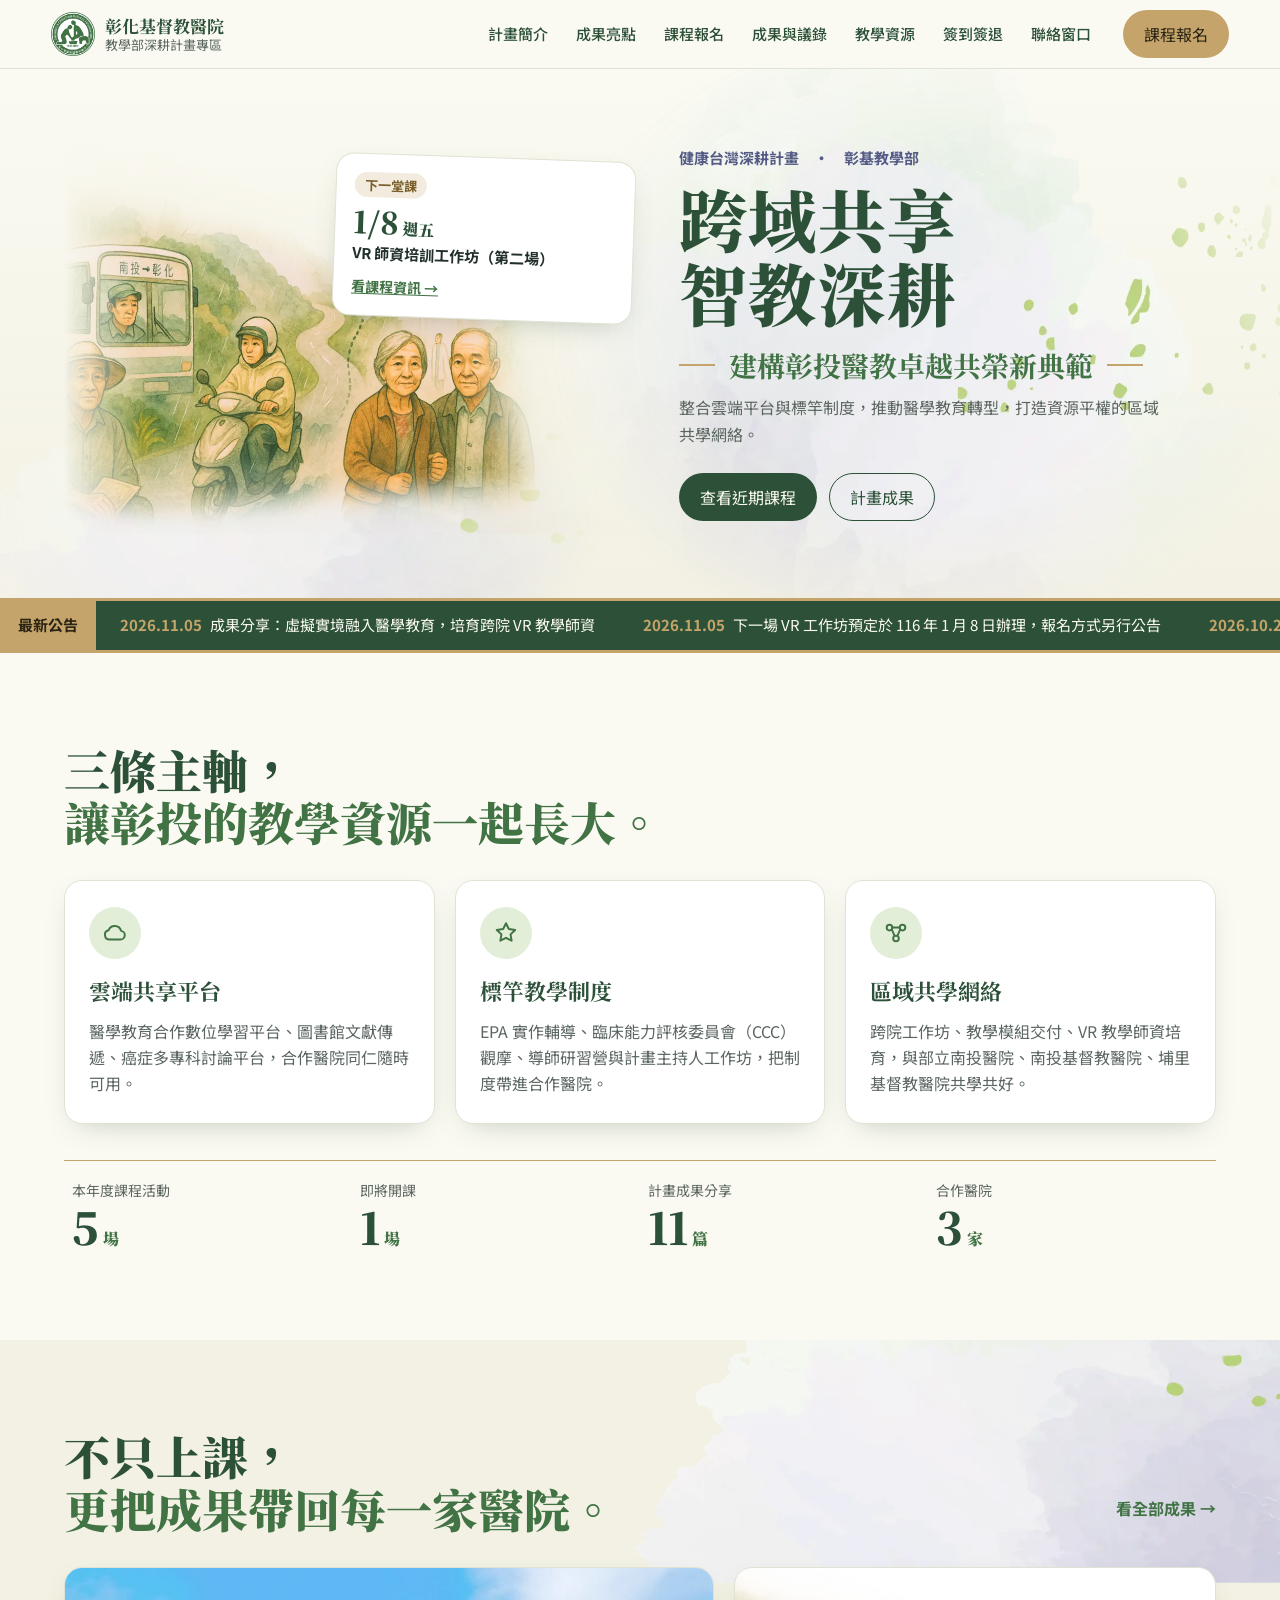
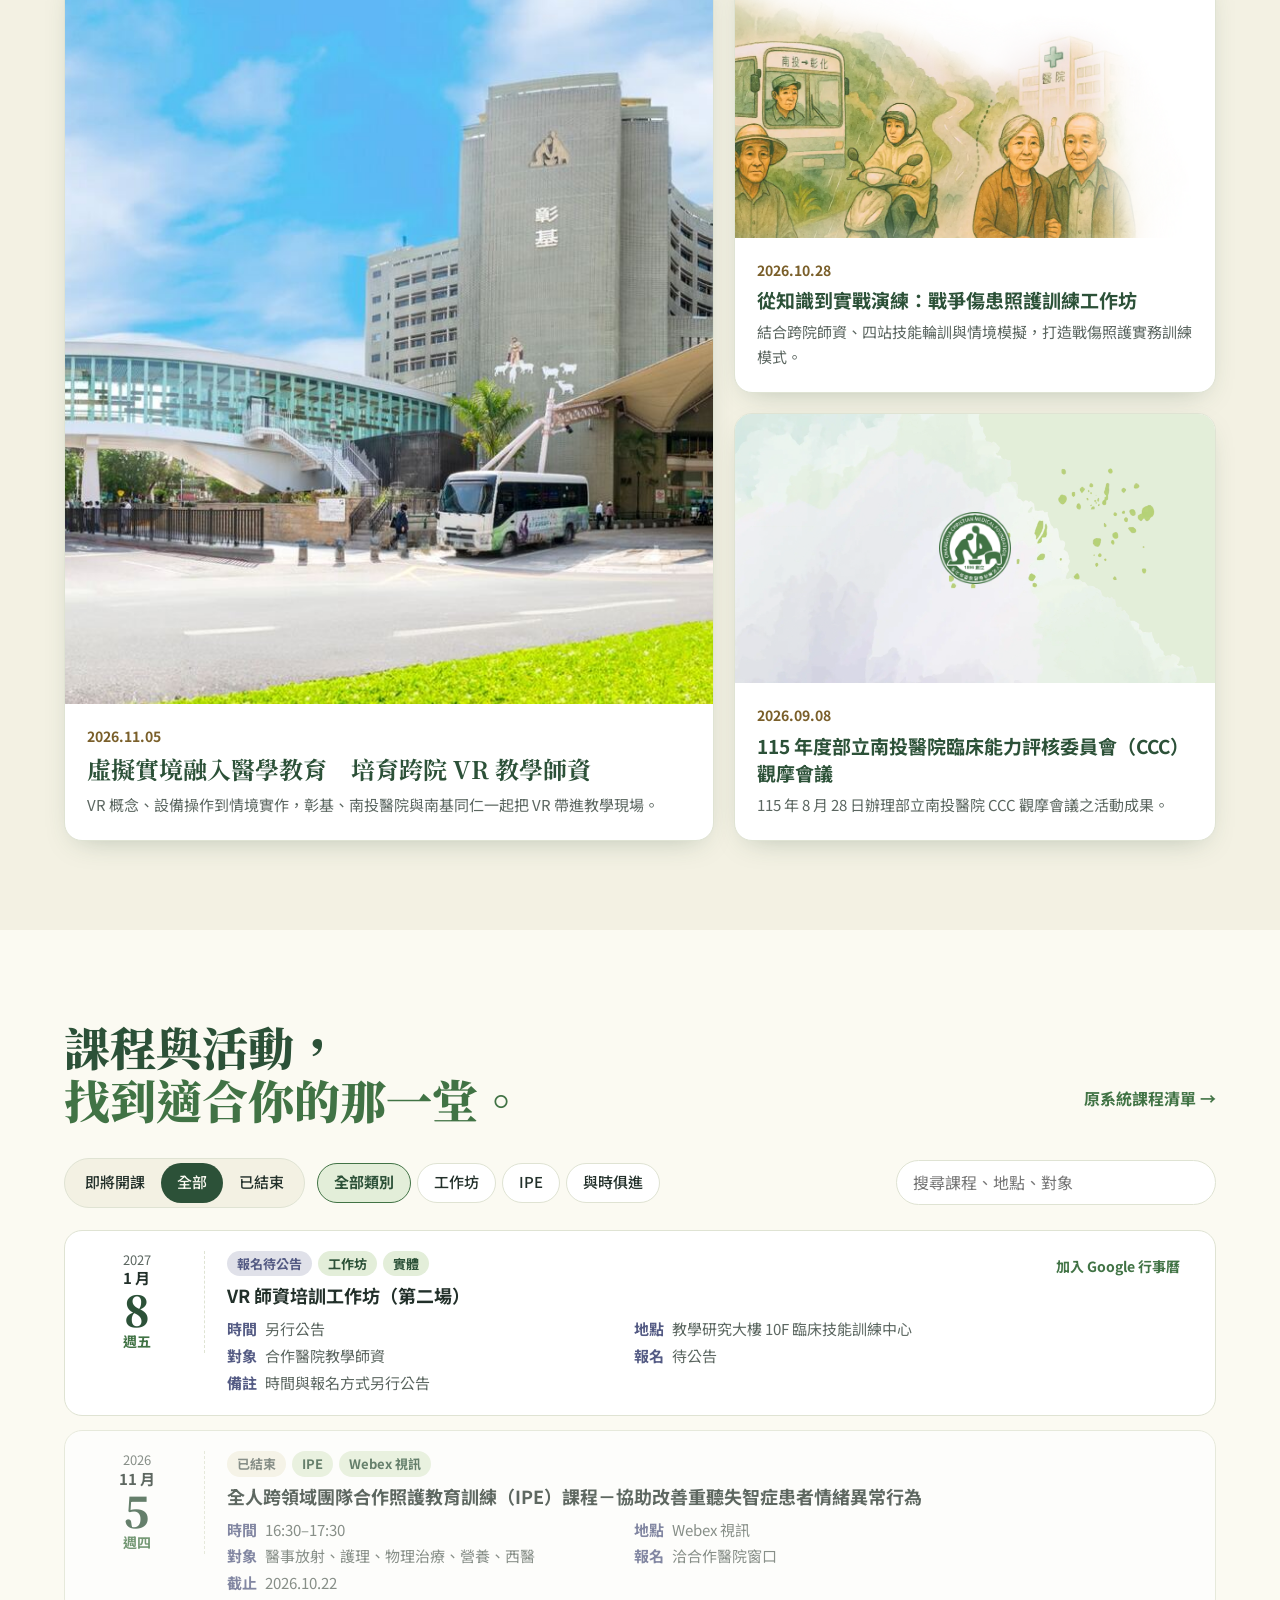
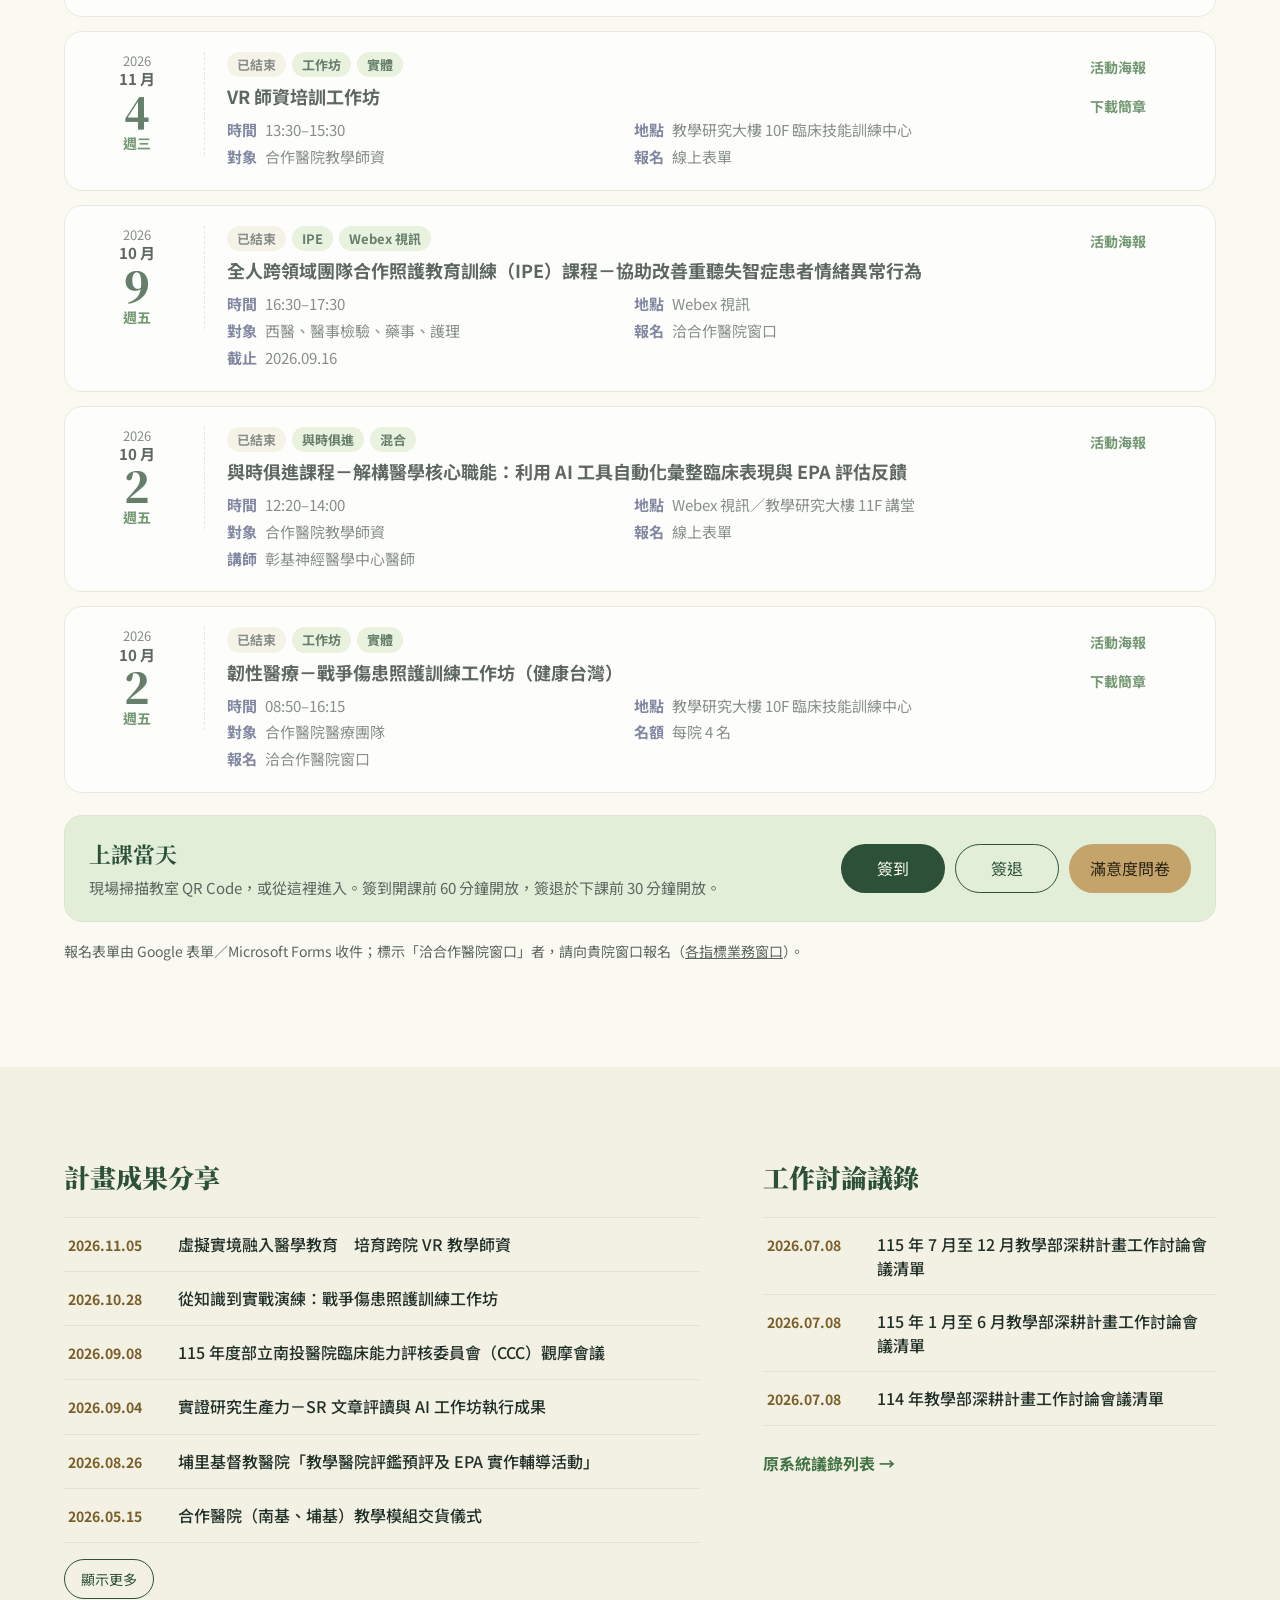
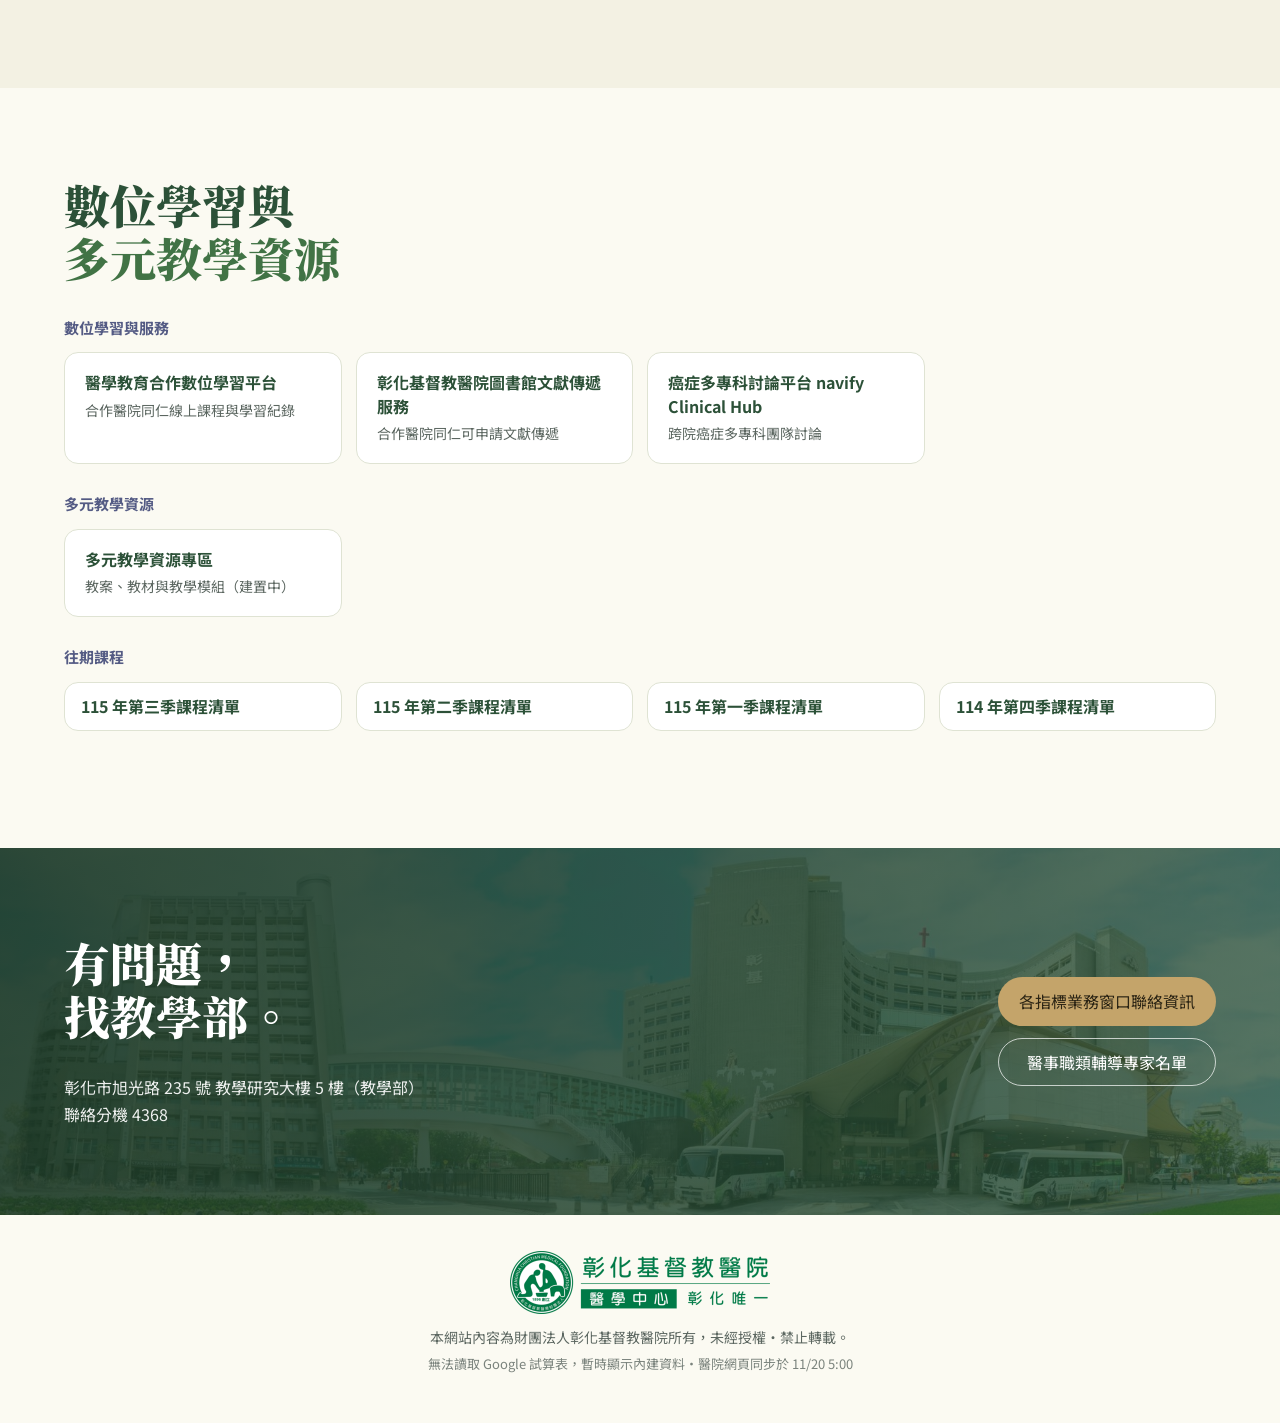
<file: index.html>
<!DOCTYPE html>
<html lang="zh-Hant">
<head>
<meta charset="utf-8">
<meta name="viewport" content="width=device-width,initial-scale=1">
<title>彰基教學部深耕計畫專區</title>
<meta name="description" content="彰化基督教醫院教學部深耕計畫：跨域共享・智教深耕，建構彰投醫教卓越共榮新典範。課程報名、計畫成果、工作會議紀錄與數位學習資源。">
<link rel="icon" href="assets/logo-seal.png">
<link rel="preconnect" href="https://fonts.googleapis.com">
<link rel="preconnect" href="https://fonts.gstatic.com" crossorigin>
<link href="https://fonts.googleapis.com/css2?family=Noto+Sans+TC:wght@400;500;700&family=Noto+Serif+TC:wght@700;900&display=swap" rel="stylesheet">
<link rel="stylesheet" href="style.css">
</head>
<body>

<header class="top">
  <a class="brand" href="#top" aria-label="回到頁首">
    <img src="assets/logo-seal.png" alt="" width="44" height="44">
    <span><b>彰化基督教醫院</b><small>教學部深耕計畫專區</small></span>
  </a>
  <nav class="nav" id="mainNav" aria-label="主選單">
    <a href="#about">計畫簡介</a>
    <a href="#highlights">成果亮點</a>
    <a href="#courses">課程報名</a>
    <a href="#records">成果與議錄</a>
    <a href="#resources">教學資源</a>
    <a href="#attend">簽到簽退</a>
    <a href="#contact">聯絡窗口</a>
  </nav>
  <a class="btn btn-gold top-cta" href="#courses">課程報名</a>
  <button type="button" class="menu-btn" id="menuBtn" aria-controls="mainNav" aria-expanded="false" aria-label="開啟選單">
    <span></span><span></span><span></span>
  </button>
</header>

<main id="top">
  <!-- ========== 首屏 ========== -->
  <section class="hero">
    <div class="hero-art">
      <img src="assets/illust.webp" alt="社區巡迴車、騎機車的醫護人員與長輩的水彩插畫" width="1100" height="782">
      <aside class="next-card" id="nextCard" aria-live="polite"></aside>
    </div>
    <div class="hero-copy">
      <p class="kicker">健康台灣深耕計畫　·　彰基教學部</p>
      <h1>跨域共享<br>智教深耕</h1>
      <p class="lead">建構彰投醫教卓越共榮新典範</p>
      <p class="sub">整合雲端平台與標竿制度，推動醫學教育轉型，打造資源平權的區域共學網絡。</p>
      <div class="hero-btns">
        <a class="btn btn-green" href="#courses">查看近期課程</a>
        <a class="btn btn-line" href="#highlights">計畫成果</a>
      </div>
    </div>
  </section>

  <!-- ========== 最新公告跑馬燈（試算表「公告」分頁） ========== -->
  <div class="ticker" aria-label="最新公告">
    <span class="ticker-label">最新公告</span>
    <div class="ticker-win"><div class="ticker-track" id="ticker"></div></div>
  </div>

  <!-- ========== 計畫簡介 ========== -->
  <section class="band" id="about">
    <div class="wrap">
      <h2 class="h2">三條主軸，<br><em>讓彰投的教學資源一起長大。</em></h2>
      <div class="pillars">
        <article class="pillar">
          <span class="pill-ic" aria-hidden="true"><svg viewBox="0 0 24 24"><path d="M7 18h10a4 4 0 0 0 .6-7.96A6 6 0 0 0 6.1 9.5 4.3 4.3 0 0 0 7 18Z"/></svg></span>
          <h3>雲端共享平台</h3>
          <p>醫學教育合作數位學習平台、圖書館文獻傳遞、癌症多專科討論平台，合作醫院同仁隨時可用。</p>
        </article>
        <article class="pillar">
          <span class="pill-ic" aria-hidden="true"><svg viewBox="0 0 24 24"><path d="M12 3l2.6 5.3 5.9.9-4.3 4.1 1 5.8L12 16.4 6.8 19.1l1-5.8L3.5 9.2l5.9-.9Z"/></svg></span>
          <h3>標竿教學制度</h3>
          <p>EPA 實作輔導、臨床能力評核委員會（CCC）觀摩、導師研習營與計畫主持人工作坊，把制度帶進合作醫院。</p>
        </article>
        <article class="pillar">
          <span class="pill-ic" aria-hidden="true"><svg viewBox="0 0 24 24"><circle cx="6" cy="7" r="2.6"/><circle cx="18" cy="7" r="2.6"/><circle cx="12" cy="17" r="2.6"/><path d="M8 8.5l2.8 6.3M16 8.5l-2.8 6.3M8.6 7h6.8"/></svg></span>
          <h3>區域共學網絡</h3>
          <p>跨院工作坊、教學模組交付、VR 教學師資培育，與部立南投醫院、南投基督教醫院、埔里基督教醫院共學共好。</p>
        </article>
      </div>
      <dl class="stats" id="stats"></dl>
    </div>
  </section>

  <!-- ========== 成果亮點（「成果」分頁中「精選」打勾者） ========== -->
  <section class="band band-wash" id="highlights">
    <div class="wrap">
      <div class="sec-head">
        <h2 class="h2">不只上課，<br><em>更把成果帶回每一家醫院。</em></h2>
        <a class="more" id="resultsMore" href="#">看全部成果 →</a>
      </div>
      <div class="feature-grid" id="features"></div>
    </div>
  </section>

  <!-- ========== 課程報名（「課程」分頁） ========== -->
  <section class="band" id="courses">
    <div class="wrap">
      <div class="sec-head">
        <h2 class="h2">課程與活動，<br><em>找到適合你的那一堂。</em></h2>
        <a class="more" id="coursesMore" href="#">原系統課程清單 →</a>
      </div>
      <div class="filters" role="group" aria-label="課程篩選">
        <div class="seg" id="fStatus">
          <button type="button" data-v="upcoming" aria-pressed="true">即將開課</button>
          <button type="button" data-v="all" aria-pressed="false">全部</button>
          <button type="button" data-v="past" aria-pressed="false">已結束</button>
        </div>
        <div class="chips" id="fType"></div>
        <label class="search"><span class="sr">搜尋課程</span>
          <input id="fSearch" type="search" placeholder="搜尋課程、地點、對象">
        </label>
      </div>
      <ol class="course-list" id="courseList"></ol>
      <div class="attend" id="attend">
        <div class="attend-txt">
          <h3>上課當天</h3>
          <p>現場掃描教室 QR Code，或從這裡進入。簽到開課前 60 分鐘開放，簽退於下課前 30 分鐘開放。</p>
        </div>
        <div class="attend-btns">
          <a class="btn btn-green" href="checkin/">簽到</a>
          <a class="btn btn-line" href="checkout/">簽退</a>
          <a class="btn btn-gold" href="feedback/">滿意度問卷</a>
        </div>
      </div>
      <p class="hint">報名表單由 Google 表單／Microsoft Forms 收件；標示「洽合作醫院窗口」者，請向貴院窗口報名（<a id="contactLink" href="#">各指標業務窗口</a>）。</p>
    </div>
  </section>

  <!-- ========== 成果分享＋工作討論議錄 ========== -->
  <section class="band band-paper" id="records">
    <div class="wrap two-col">
      <div>
        <h2 class="h3">計畫成果分享</h2>
        <ul class="rec-list" id="resultList"></ul>
        <button type="button" class="btn btn-line small" id="resultToggle">顯示更多</button>
      </div>
      <div>
        <h2 class="h3">工作討論議錄</h2>
        <ul class="rec-list" id="minuteList"></ul>
        <a class="more" id="minutesMore" href="#">原系統議錄列表 →</a>
      </div>
    </div>
  </section>

  <!-- ========== 教學資源（「資源」分頁） ========== -->
  <section class="band" id="resources">
    <div class="wrap">
      <h2 class="h2">數位學習與<br><em>多元教學資源</em></h2>
      <div id="resGroups"></div>
    </div>
  </section>

  <!-- ========== 聯絡 ========== -->
  <section class="contact" id="contact">
    <div class="wrap contact-in">
      <div>
        <h2 class="h2 light">有問題，<br>找教學部。</h2>
        <p>彰化市旭光路 235 號 教學研究大樓 5 樓（教學部）<br>聯絡分機 4368</p>
      </div>
      <div class="contact-links">
        <a class="btn btn-gold" id="lnkContacts" href="#">各指標業務窗口聯絡資訊</a>
        <a class="btn btn-ghost" id="lnkExperts" href="#">醫事職類輔導專家名單</a>
      </div>
    </div>
  </section>
</main>

<footer class="foot">
  <img src="assets/logo-full.png" alt="彰化基督教醫院 醫學中心 彰化唯一" width="260" height="63">
  <p>本網站內容為財團法人彰化基督教醫院所有，未經授權・禁止轉載。</p>
  <p class="src" id="dataSrc"></p>
</footer>

<script src="config.js"></script>
<script src="data.js"></script>
<script src="app.js"></script>
</body>
</html>
</file>
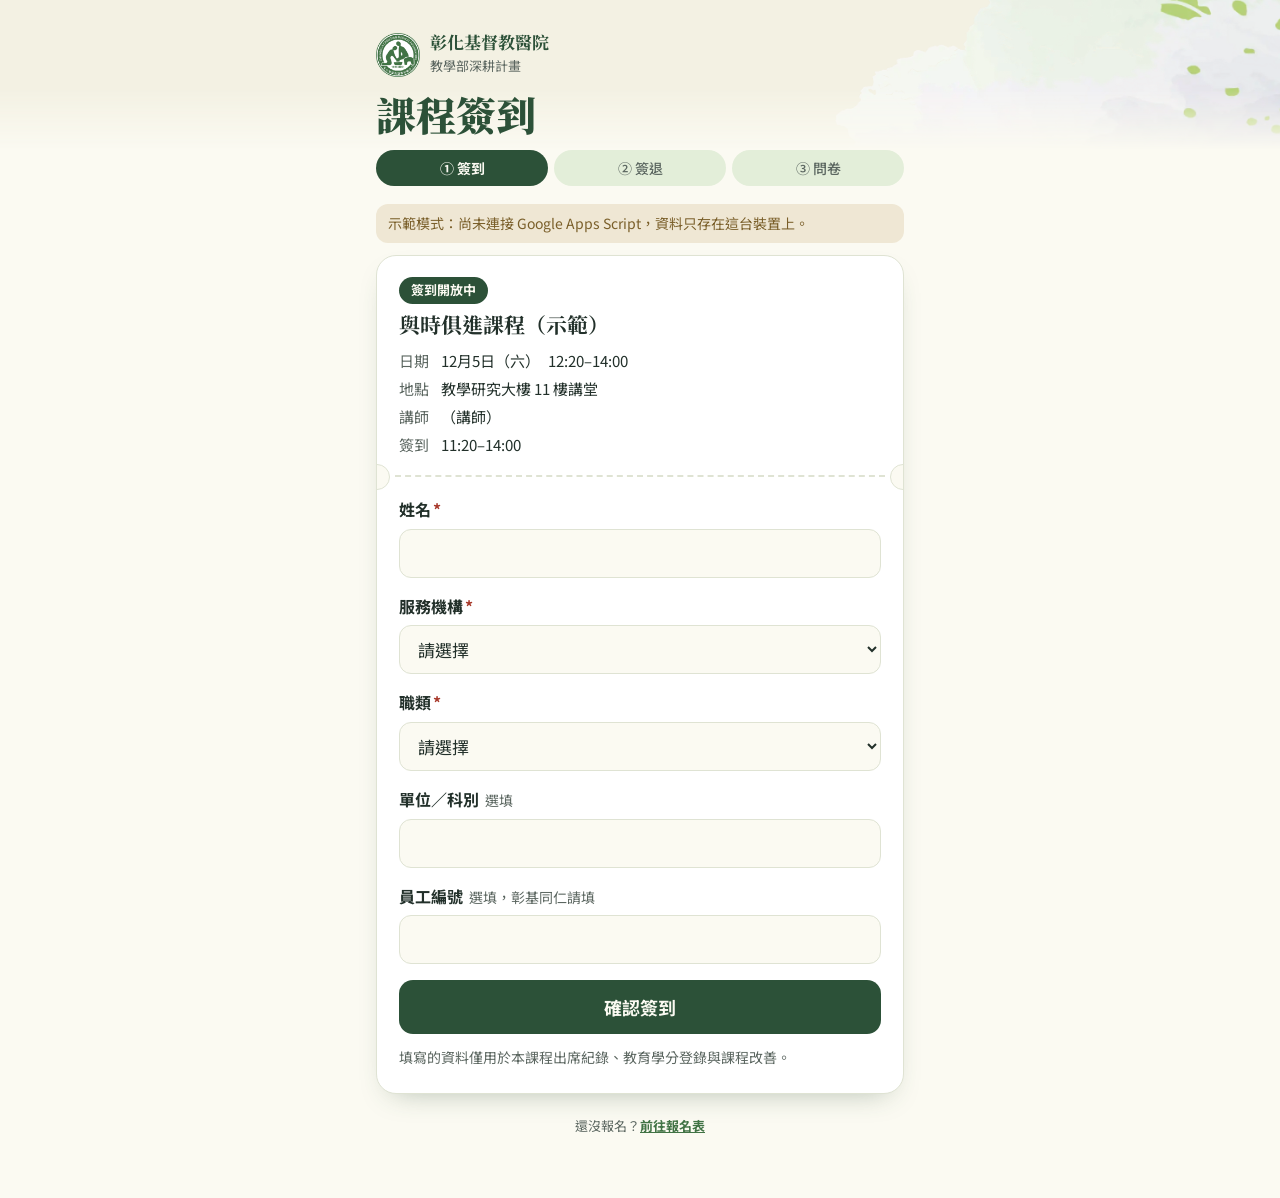
<file: checkin/index.html>
<!DOCTYPE html>
<html lang="zh-Hant">
<head>
<meta charset="utf-8">
<meta name="viewport" content="width=device-width,initial-scale=1">
<title>課程簽到｜彰基教學部深耕計畫</title>
<meta name="robots" content="noindex">
<link rel="icon" href="../assets/logo-seal.png">
<link rel="preconnect" href="https://fonts.googleapis.com">
<link rel="preconnect" href="https://fonts.gstatic.com" crossorigin>
<link href="https://fonts.googleapis.com/css2?family=Noto+Sans+TC:wght@400;500;700&family=Noto+Serif+TC:wght@700;900&display=swap" rel="stylesheet">
<link rel="stylesheet" href="../attend/attend.css">
</head>
<body data-mode="checkin">
<div class="wash" aria-hidden="true"></div>
<main class="shell">
  <a class="brand" href="../"><img src="../assets/logo-seal.png" alt="" width="44" height="44"><span><b>彰化基督教醫院</b><small>教學部深耕計畫</small></span></a>
  <h1>課程簽到</h1>
  <div id="steps"></div>
  <div id="banner"></div>
  <section class="ticket" id="app" aria-live="polite"><div class="loading"><div class="spin"></div>讀取課程資訊…</div></section>
  <p class="foot" id="foot"></p>
</main>
<script src="../attend/attend-config.js"></script>
<script src="../attend/attend.js"></script>
</body>
</html>
</file>
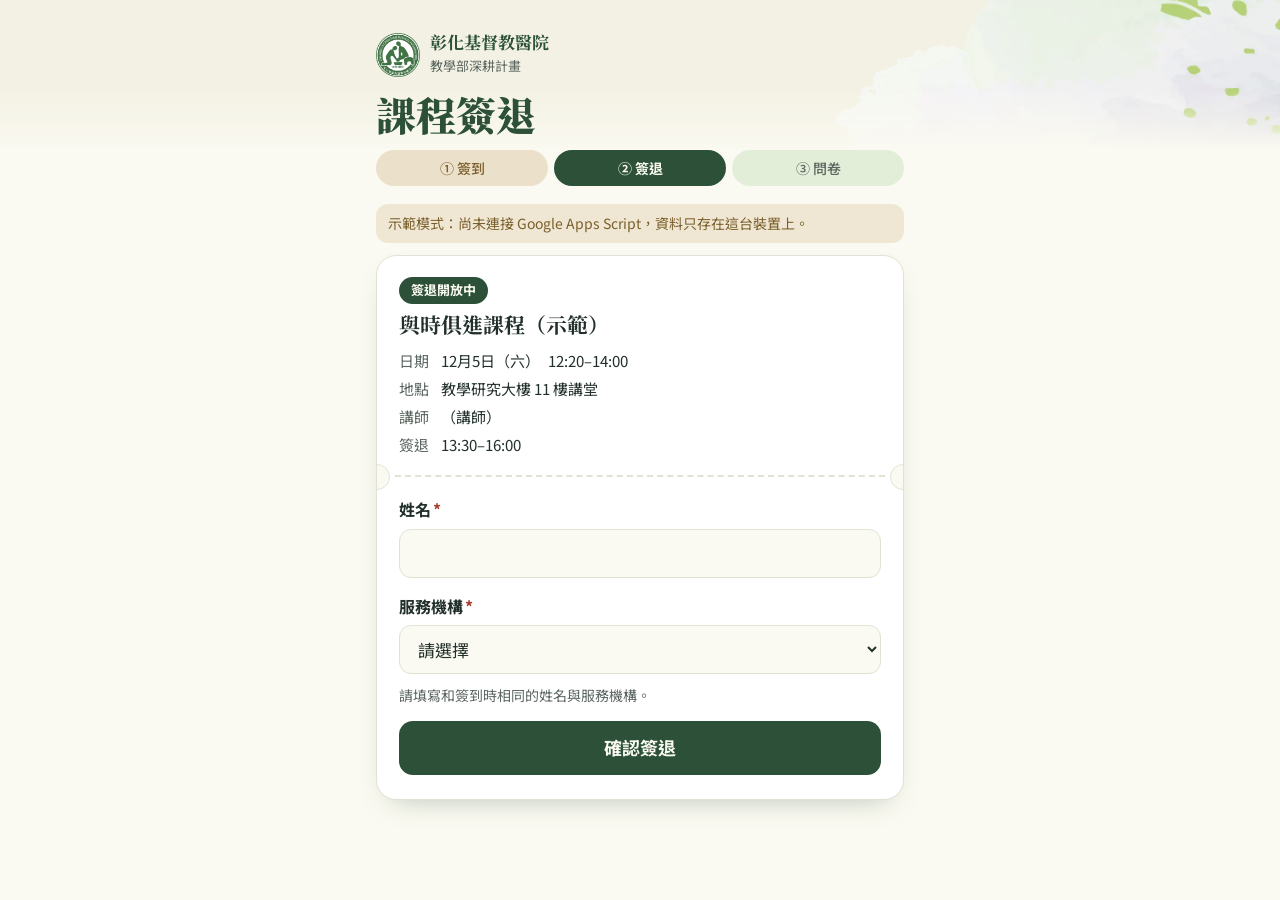
<file: checkout/index.html>
<!DOCTYPE html>
<html lang="zh-Hant">
<head>
<meta charset="utf-8">
<meta name="viewport" content="width=device-width,initial-scale=1">
<title>課程簽退｜彰基教學部深耕計畫</title>
<meta name="robots" content="noindex">
<link rel="icon" href="../assets/logo-seal.png">
<link rel="preconnect" href="https://fonts.googleapis.com">
<link rel="preconnect" href="https://fonts.gstatic.com" crossorigin>
<link href="https://fonts.googleapis.com/css2?family=Noto+Sans+TC:wght@400;500;700&family=Noto+Serif+TC:wght@700;900&display=swap" rel="stylesheet">
<link rel="stylesheet" href="../attend/attend.css">
</head>
<body data-mode="checkout">
<div class="wash" aria-hidden="true"></div>
<main class="shell">
  <a class="brand" href="../"><img src="../assets/logo-seal.png" alt="" width="44" height="44"><span><b>彰化基督教醫院</b><small>教學部深耕計畫</small></span></a>
  <h1>課程簽退</h1>
  <div id="steps"></div>
  <div id="banner"></div>
  <section class="ticket" id="app" aria-live="polite"><div class="loading"><div class="spin"></div>讀取課程資訊…</div></section>
  <p class="foot" id="foot"></p>
</main>
<script src="../attend/attend-config.js"></script>
<script src="../attend/attend.js"></script>
</body>
</html>
</file>
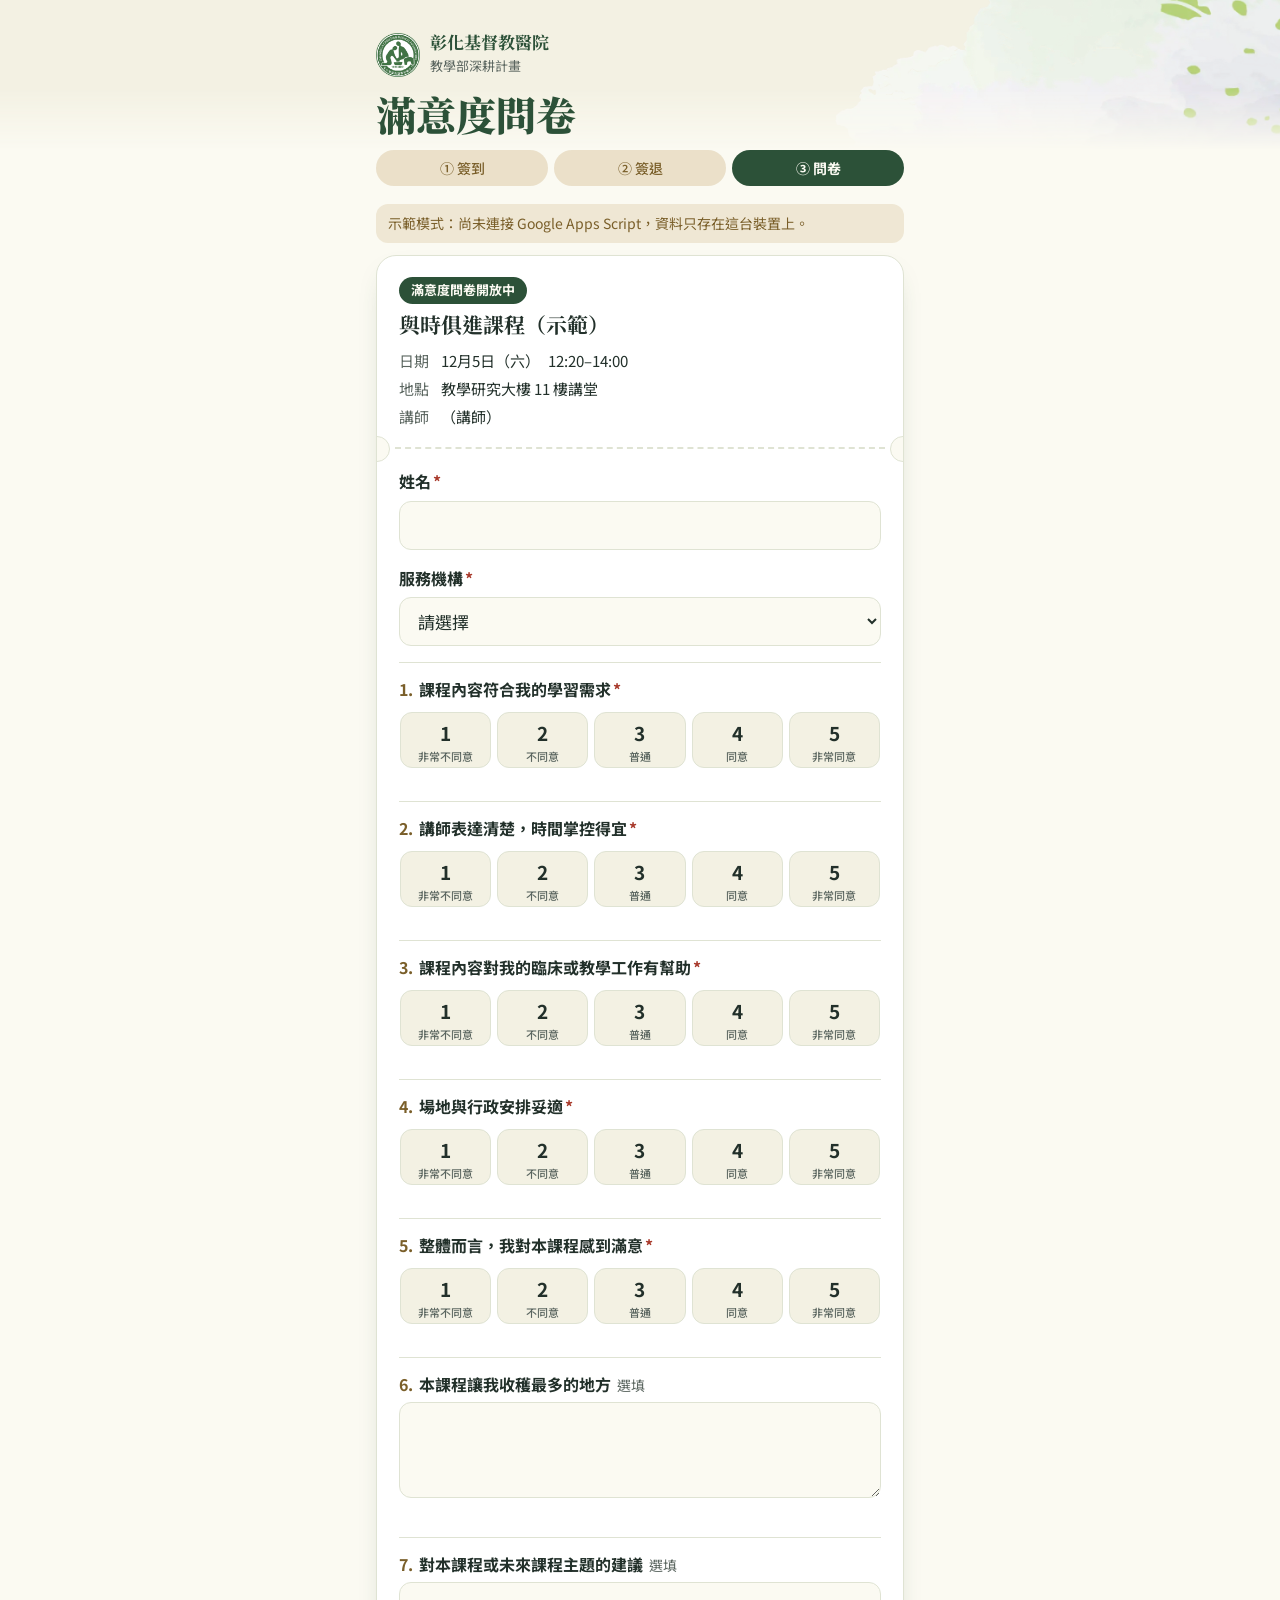
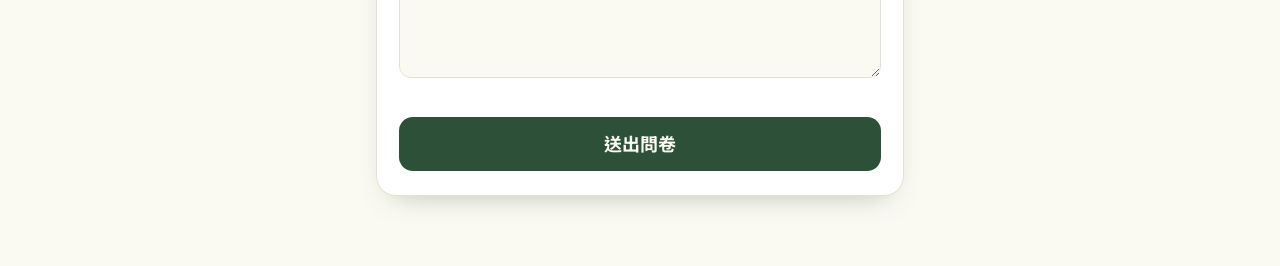
<file: feedback/index.html>
<!DOCTYPE html>
<html lang="zh-Hant">
<head>
<meta charset="utf-8">
<meta name="viewport" content="width=device-width,initial-scale=1">
<title>滿意度問卷｜彰基教學部深耕計畫</title>
<meta name="robots" content="noindex">
<link rel="icon" href="../assets/logo-seal.png">
<link rel="preconnect" href="https://fonts.googleapis.com">
<link rel="preconnect" href="https://fonts.gstatic.com" crossorigin>
<link href="https://fonts.googleapis.com/css2?family=Noto+Sans+TC:wght@400;500;700&family=Noto+Serif+TC:wght@700;900&display=swap" rel="stylesheet">
<link rel="stylesheet" href="../attend/attend.css">
</head>
<body data-mode="feedback">
<div class="wash" aria-hidden="true"></div>
<main class="shell">
  <a class="brand" href="../"><img src="../assets/logo-seal.png" alt="" width="44" height="44"><span><b>彰化基督教醫院</b><small>教學部深耕計畫</small></span></a>
  <h1>滿意度問卷</h1>
  <div id="steps"></div>
  <div id="banner"></div>
  <section class="ticket" id="app" aria-live="polite"><div class="loading"><div class="spin"></div>讀取課程資訊…</div></section>
  <p class="foot" id="foot"></p>
</main>
<script src="../attend/attend-config.js"></script>
<script src="../attend/attend.js"></script>
</body>
</html>
</file>
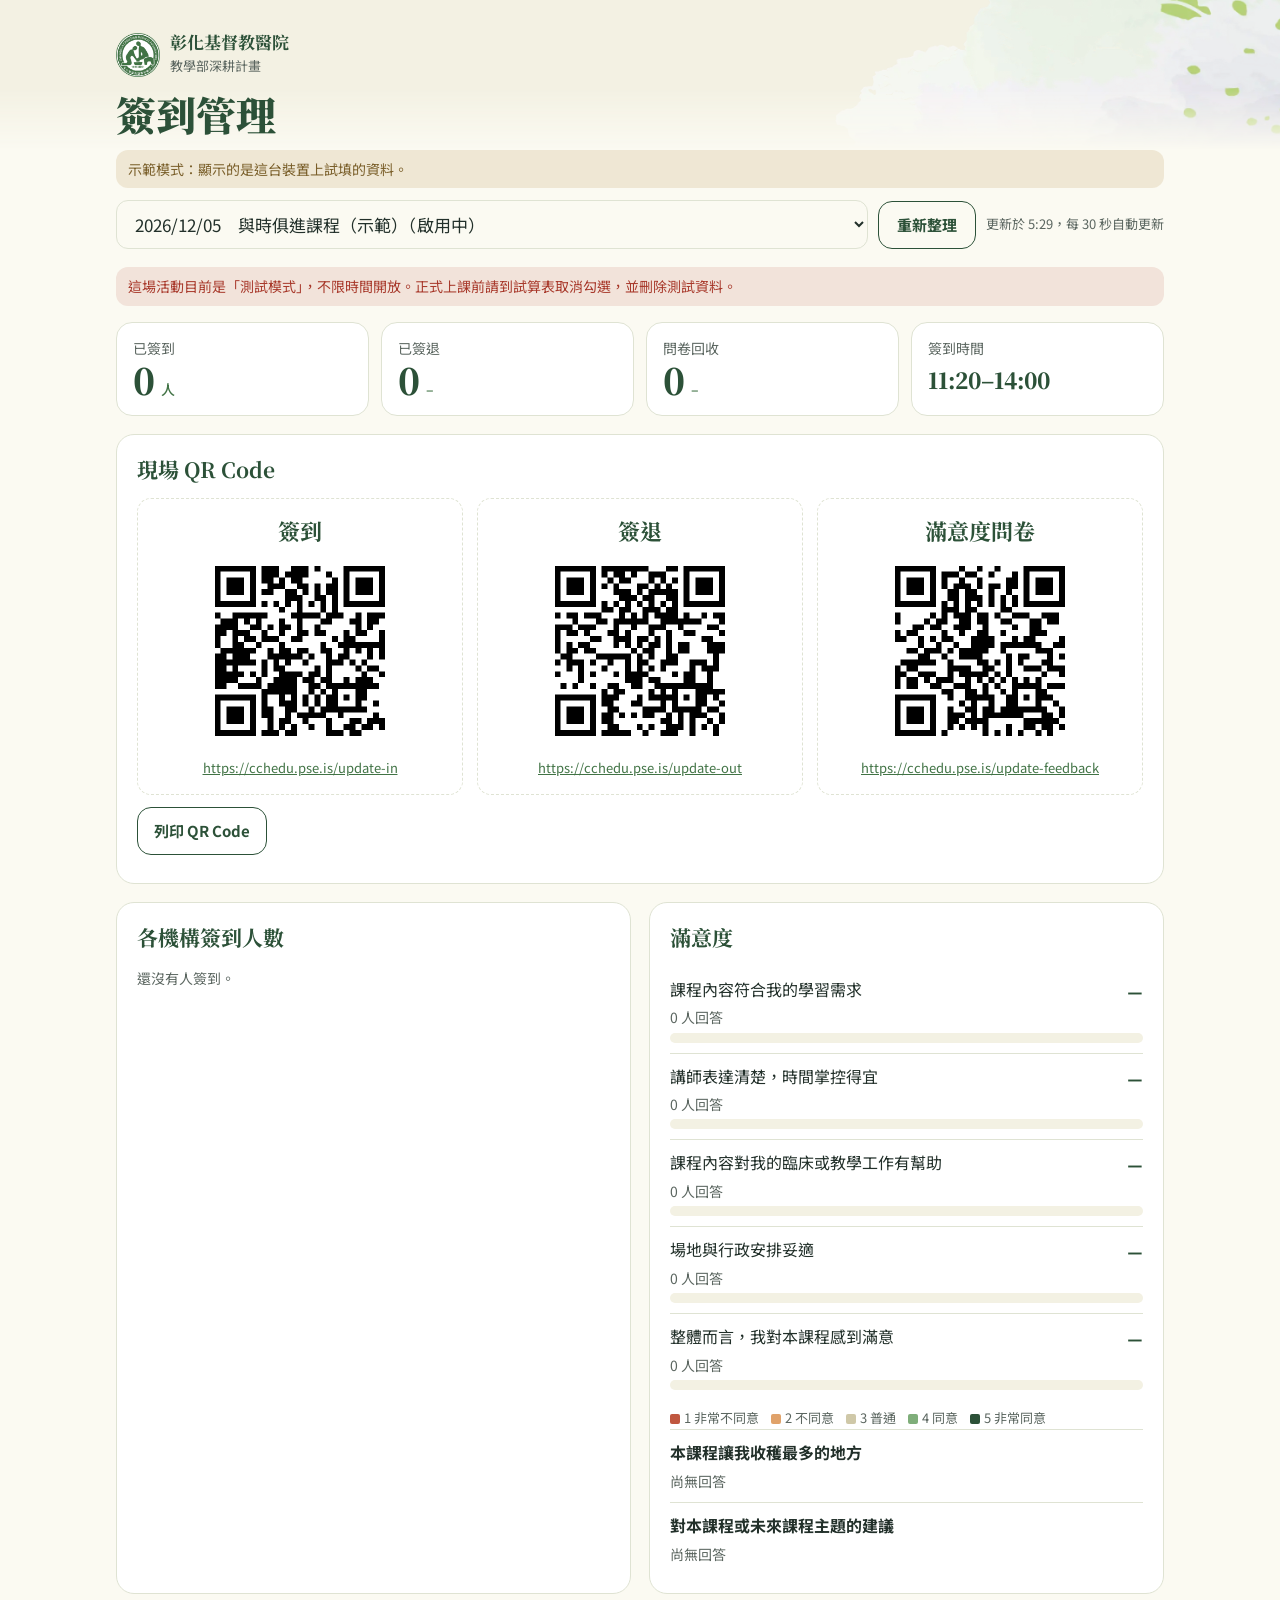
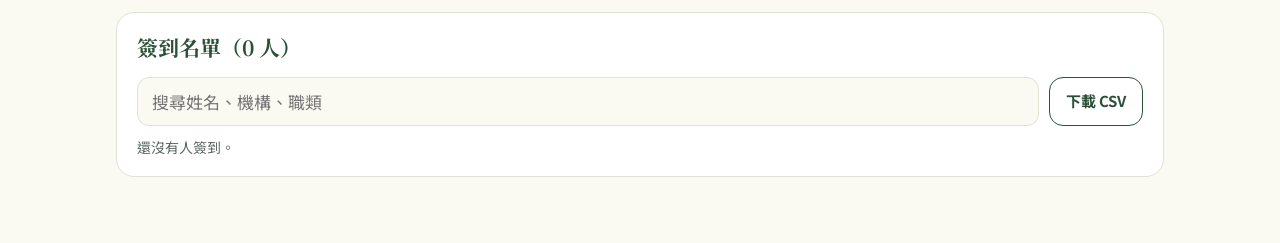
<file: attend/admin.html>
<!DOCTYPE html>
<html lang="zh-Hant">
<head>
<meta charset="utf-8">
<meta name="viewport" content="width=device-width,initial-scale=1">
<title>簽到管理｜彰基教學部深耕計畫</title>
<meta name="robots" content="noindex">
<link rel="icon" href="../assets/logo-seal.png">
<link href="https://fonts.googleapis.com/css2?family=Noto+Sans+TC:wght@400;500;700&family=Noto+Serif+TC:wght@700;900&display=swap" rel="stylesheet">
<link rel="stylesheet" href="attend.css">
<style>
.shell.wide{max-width:1080px}
.bar{display:flex;flex-wrap:wrap;gap:10px;align-items:center;margin-bottom:18px}
.bar select{flex:1 1 280px;width:auto}
.bar .btn{width:auto;min-height:48px;padding:0 18px;font-size:15px;margin:0}
.upd{color:var(--muted);font-size:13px}
.kpis{display:grid;grid-template-columns:repeat(4,minmax(0,1fr));gap:12px;margin-bottom:18px}
.kpi{background:var(--card);border:1px solid var(--line);border-radius:16px;padding:14px 16px}
.kpi dt{color:var(--muted);font-size:14px}
.kpi dd{margin:0;font-family:"Noto Serif TC",serif;font-weight:900;font-size:36px;color:var(--deep);line-height:1.15}
.kpi dd small{font-family:"Noto Sans TC",sans-serif;font-size:14px;font-weight:500;color:var(--green);margin-left:6px}
.panel{background:var(--card);border:1px solid var(--line);border-radius:18px;padding:18px 20px;margin-bottom:18px}
.panel h2{font-family:"Noto Serif TC",serif;font-size:21px;color:var(--deep);margin:0 0 12px}
.qr-grid{display:grid;grid-template-columns:repeat(3,minmax(0,1fr));gap:14px}
.qr{text-align:center;border:1px dashed var(--line);border-radius:14px;padding:14px}
.qr .code{display:flex;justify-content:center;background:#fff;padding:10px;border-radius:10px;margin:8px auto}
.qr .code img,.qr .code canvas{width:170px!important;height:170px!important}
.qr b{font-family:"Noto Serif TC",serif;font-size:22px;color:var(--deep)}
.qr a{font-size:13px;word-break:break-all}
.row{display:grid;grid-template-columns:minmax(0,1fr) 3em;gap:10px;align-items:center;margin:6px 0;font-size:15px}
.track{height:12px;background:var(--paper);border-radius:6px;overflow:hidden;margin-top:4px}
.fill{height:100%;background:var(--green);border-radius:6px}
.score{display:grid;grid-template-columns:minmax(0,1fr) 4.5em;gap:4px 14px;padding:10px 0;border-top:1px solid var(--line)}
.score:first-of-type{border-top:0}
.score .avg{font-family:"Noto Serif TC",serif;font-weight:900;font-size:26px;color:var(--deep);text-align:right;line-height:1}
.dist{display:flex;height:10px;border-radius:5px;overflow:hidden;background:var(--paper);grid-column:1/-1}
.dist span{display:block;height:100%}
.legend{display:flex;flex-wrap:wrap;gap:12px;font-size:13px;color:var(--muted);margin-top:8px}
.legend i{display:inline-block;width:10px;height:10px;border-radius:2px;margin-right:4px;vertical-align:-1px}
.texts{margin:6px 0 0;padding-left:18px;font-size:15px}
.texts li{margin:4px 0}
table{width:100%;border-collapse:collapse;font-size:15px}
th,td{text-align:left;padding:9px 8px;border-bottom:1px solid var(--line);vertical-align:top}
th{color:var(--muted);font-weight:500;font-size:14px}
td.c{text-align:center;white-space:nowrap}
.ok{color:var(--green);font-weight:700}
.no{color:var(--muted)}
.two{display:grid;grid-template-columns:1fr 1fr;gap:18px}
.tools{display:flex;gap:10px;flex-wrap:wrap;margin-bottom:10px}
.tools input{flex:1 1 220px;width:auto}
.tools .btn{width:auto;min-height:48px;padding:0 16px;font-size:15px;margin:0}
.login{max-width:420px}
@media (max-width:760px){.kpis{grid-template-columns:repeat(2,minmax(0,1fr))}.qr-grid,.two{grid-template-columns:1fr}
  table.stack thead{display:none}table.stack tr{display:grid;padding:8px 0;border-bottom:1px solid var(--line)}
  table.stack td{border:0;padding:2px 0;padding-inline-start:5.5em}table.stack td::before{content:attr(data-l);float:inline-start;width:5em;margin-inline-start:-5.5em;color:var(--muted);font-size:13px}
  td.c{text-align:left}}
@media print{.wash,.brand,.bar,.kpis,.panel:not(.print-me),#banner,h1,.qr a{display:none!important}.shell{margin:0}.panel{border:0}.qr{break-inside:avoid;border:1px solid #999}}
</style>
</head>
<body>
<div class="wash" aria-hidden="true"></div>
<main class="shell wide">
  <a class="brand" href="../"><img src="../assets/logo-seal.png" alt="" width="44" height="44"><span><b>彰化基督教醫院</b><small>教學部深耕計畫</small></span></a>
  <h1>簽到管理</h1>
  <div id="banner"></div>
  <div id="app"><div class="loading"><div class="spin"></div>讀取中…</div></div>
</main>
<script src="qrcode.min.js"></script><!-- qrcodejs 1.0.0, MIT License, davidshimjs -->
<script src="attend-config.js"></script>
<script src="attend.js"></script>
<script>
{
const CFG = window.ATTEND_CONFIG || {}, api = window.AttendAPI;
const $ = s => document.querySelector(s);
const esc = s => String(s ?? '').replace(/[&<>"']/g, c => ({'&':'&amp;','<':'&lt;','>':'&gt;','"':'&quot;',"'":'&#39;'}[c]));
const COLORS = ['#c0573f', '#e0a26a', '#cfc8a8', '#7fae7a', '#2c5138'];
let key = '', curId = '', timer = null, last = null, q = '';
try { key = sessionStorage.getItem('cch-attend-key') || ''; } catch(e){}
if (window.AttendDemo) $('#banner').innerHTML = '<p class="demo">示範模式：顯示的是這台裝置上試填的資料。</p>';

function login(msg){
  $('#app').innerHTML = `<form class="panel login" id="lg" novalidate>
    <h2>請輸入管理密碼</h2><p class="formerr" id="formErr">${esc(msg || '')}</p>
    <div class="field" data-f="pw"><label for="pw">密碼</label><input type="text" id="pw" autocomplete="current-password" style="-webkit-text-security:disc"><div class="ferr"></div></div>
    <button class="btn" type="submit">登入</button></form>`;
  $('#pw').focus();
  $('#lg').onsubmit = e => { e.preventDefault(); const v = $('#pw').value.trim();
    if (!v){ $('#formErr').textContent = '請輸入密碼'; return; }
    key = v; load(); };
}

async function load(){
  let r;
  try { r = await api('admin', {key, id: curId}); } catch(e){ $('#upd') ? $('#upd').textContent = '連線失敗，稍後自動重試' : login('連線失敗，請稍後再試'); return; }
  if (!r.ok){ if (r.badKey || /密碼|ADMIN_KEY/.test(r.error)){ try { sessionStorage.removeItem('cch-attend-key'); } catch(e){} clearInterval(timer); login(r.error); } else $('#app').innerHTML = `<div class="panel">${esc(r.error)}</div>`; return; }
  try { sessionStorage.setItem('cch-attend-key', key); } catch(e){}
  last = r; curId = r.event ? r.event.id : '';
  render();
  clearInterval(timer); timer = setInterval(load, 30000);
}

function render(){
  const r = last;
  if (!r.event){ $('#app').innerHTML = '<div class="panel">「活動設定」還沒有任何活動。</div>'; return; }
  const a = r.attendees, n = a.length, out = a.filter(x => x.checkout).length, fb = a.filter(x => x.feedback).length;
  const pct = (x, y) => y ? Math.round(x / y * 100) + '%' : '–';
  const orgs = {}; a.forEach(x => orgs[x.org] = (orgs[x.org] || 0) + 1);
  const orgRows = Object.entries(orgs).sort((x, y) => y[1] - x[1]);
  const maxOrg = Math.max(1, ...orgRows.map(x => x[1]));
  const ev = r.event, now = new Date();
  const list = a.filter(x => !q || Object.values(x).join(' ').toLowerCase().includes(q));
  $('#app').innerHTML = `
  <div class="bar">
    <label class="sr" for="evSel">選擇活動</label>
    <select id="evSel">${r.events.map(e => `<option value="${esc(e.id)}"${e.id === ev.id ? ' selected' : ''}>${esc(e.date)}　${esc(e.title)}${e.active ? '（啟用中）' : ''}</option>`).join('')}</select>
    <button class="btn line" type="button" id="re">重新整理</button>
    <span class="upd" id="upd">更新於 ${now.getHours()}:${String(now.getMinutes()).padStart(2, '0')}，每 30 秒自動更新</span>
  </div>
  ${ev.test ? '<p class="test">這場活動目前是「測試模式」，不限時間開放。正式上課前請到試算表取消勾選，並刪除測試資料。</p>' : ''}
  <dl class="kpis">
    <div class="kpi"><dt>已簽到</dt><dd>${n}<small>人</small></dd></div>
    <div class="kpi"><dt>已簽退</dt><dd>${out}<small>${pct(out, n)}</small></dd></div>
    <div class="kpi"><dt>問卷回收</dt><dd>${fb}<small>${pct(fb, n)}</small></dd></div>
    <div class="kpi"><dt>簽到時間</dt><dd style="font-size:22px;padding-top:8px">${esc(ev.windows.checkin[0] || '不限')}–${esc(ev.windows.checkin[1] || '')}</dd></div>
  </dl>
  <section class="panel print-me"><h2>現場 QR Code</h2>
    <div class="qr-grid">${['checkin', 'checkout', 'feedback'].map((m, i) => `<div class="qr"><b>${['簽到', '簽退', '滿意度問卷'][i]}</b>
      <div class="code" id="qr-${m}"></div><a href="${esc((CFG.links || {})[m] || '')}">${esc((CFG.links || {})[m] || '尚未設定縮網址')}</a></div>`).join('')}</div>
    <div class="tools" style="margin-top:12px"><button class="btn line" type="button" id="pr">列印 QR Code</button></div>
  </section>
  <div class="two">
    <section class="panel"><h2>各機構簽到人數</h2>${orgRows.length ? orgRows.map(([o, c]) =>
      `<div class="row"><div>${esc(o)}<div class="track"><div class="fill" style="width:${c / maxOrg * 100}%"></div></div></div><b style="text-align:right">${c}</b></div>`).join('') : '<p class="hint">還沒有人簽到。</p>'}</section>
    <section class="panel"><h2>滿意度</h2>${scores(r.stats)}</section>
  </div>
  <section class="panel"><h2>簽到名單（${n} 人）</h2>
    <div class="tools"><label class="sr" for="find">搜尋</label><input type="search" id="find" placeholder="搜尋姓名、機構、職類" value="${esc(q)}">
      <button class="btn line" type="button" id="csv">下載 CSV</button></div>
    ${list.length ? `<table class="stack"><thead><tr><th>姓名</th><th>服務機構</th><th>職類</th><th>單位／員編</th><th>簽到</th><th>簽退</th><th>問卷</th></tr></thead><tbody>
      ${list.map(x => `<tr><td data-l="姓名"><b>${esc(x.name)}</b></td><td data-l="機構">${esc(x.org)}</td><td data-l="職類">${esc(x.title)}</td>
        <td data-l="單位">${esc([x.dept, x.empno].filter(Boolean).join('／'))}</td><td class="c" data-l="簽到">${esc(x.checkin)}</td>
        <td class="c" data-l="簽退">${x.checkout ? esc(x.checkout) : '<span class="no">—</span>'}</td>
        <td class="c" data-l="問卷">${x.feedback ? '<span class="ok">已填</span>' : '<span class="no">未填</span>'}</td></tr>`).join('')}</tbody></table>`
      : `<p class="hint">${n ? '沒有符合搜尋的資料。' : '還沒有人簽到。'}</p>`}
  </section>`;
  ['checkin', 'checkout', 'feedback'].forEach(m => {
    const u = (CFG.links || {})[m], el = $('#qr-' + m);
    if (u && window.QRCode) new QRCode(el, {text: u, width: 340, height: 340, correctLevel: QRCode.CorrectLevel.M});
    else if (el) el.innerHTML = '<span class="hint">無法產生</span>';
  });
  $('#evSel').onchange = e => { curId = e.target.value; load(); };
  $('#re').onclick = load;
  $('#pr').onclick = () => { try { window.print(); } catch(e){} };
  $('#find').oninput = e => { q = e.target.value.trim().toLowerCase(); const pos = e.target.selectionStart; render(); const f = $('#find'); f.focus(); f.setSelectionRange(pos, pos); };
  $('#csv').onclick = () => downloadCsv(r);
}

function scores(stats){
  const sc = stats.filter(s => s.type === '量表'), tx = stats.filter(s => s.type !== '量表');
  if (!stats.length) return '<p class="hint">沒有題目。</p>';
  const lab = ['非常不同意', '不同意', '普通', '同意', '非常同意'];
  return sc.map(s => `<div class="score"><div>${esc(s.text)}<div class="hint">${s.n} 人回答</div></div><div class="avg">${s.avg ? s.avg.toFixed(2) : '–'}</div>
      <div class="dist" title="1～5 分人數：${s.dist.join('、')}">${s.dist.map((c, i) => c ? `<span style="width:${c / s.n * 100}%;background:${COLORS[i]}"></span>` : '').join('')}</div></div>`).join('')
    + (sc.length ? `<div class="legend">${lab.map((l, i) => `<span><i style="background:${COLORS[i]}"></i>${i + 1} ${l}</span>`).join('')}</div>` : '')
    + tx.map(s => `<div class="score"><div style="grid-column:1/-1"><b>${esc(s.text)}</b>${s.answers.length ? `<ul class="texts">${s.answers.map(t => `<li>${esc(t)}</li>`).join('')}</ul>` : '<div class="hint">尚無回答</div>'}</div></div>`).join('');
}

function downloadCsv(r){
  const rows = [['姓名', '服務機構', '職類', '單位科別', '員工編號', '簽到', '簽退', '問卷']].concat(
    r.attendees.map(x => [x.name, x.org, x.title, x.dept, x.empno, x.checkin, x.checkout, x.feedback ? '已填' : '']));
  const csv = '﻿' + rows.map(r => r.map(v => `"${String(v ?? '').replace(/"/g, '""')}"`).join(',')).join('\r\n');
  const a = document.createElement('a');
  a.href = URL.createObjectURL(new Blob([csv], {type: 'text/csv;charset=utf-8'}));
  a.download = `簽到名單_${r.event.date.replace(/\//g, '')}_${r.event.title}.csv`;
  document.body.appendChild(a); a.click(); a.remove();
}

if (key || window.AttendDemo) load(); else login();
}
</script>
</body>
</html>
</file>
<file: style.css>
/*
VOICE  溫暖、在地、守護——醫院教學部對合作夥伴說話，不是廣告。
IDEA   深耕論壇的水彩主視覺：紙張、水彩暈染、深綠標題、金色細帶。
PICTURE 首屏左側水彩插畫（巡迴車、長輩、醫護），右上疊一張「下一堂課」卡片。
COLOUR  紙色底 #fbfaf2、深綠 #2c5138 主色、苔綠 #417345 輔色、金 #c4a46a 點綴、藍紫 #545b84 資訊字。
TYPE   標題 Noto Serif TC 900（呼應橫幅書法感宋體），內文 Noto Sans TC。
*/
:root{
  color-scheme:light dark;
  --bg:light-dark(#fbfaf2,#101a14);
  --paper:light-dark(#f3f1e3,#16231b);
  --card:light-dark(#ffffff,#1b2b21);
  --ink:light-dark(#22302a,#e6ebe2);
  --muted:light-dark(#5b6660,#a9b5ac);
  --deep:light-dark(#2c5138,#bfe0c3);
  --green:light-dark(#417345,#8cc596);
  --leaf:light-dark(#e3eed9,#21362a);
  --gold:#c4a46a;
  --gold-ink:light-dark(#7a5f2a,#e4cb93);
  --info:light-dark(#545b84,#b9bfe6);
  --line:light-dark(#dfe3d3,#2b3d31);
  --shadow:0 10px 30px -14px light-dark(rgba(44,81,56,.35),rgba(0,0,0,.6));
  --r:18px;
}
:root[data-theme=light]{color-scheme:light}
:root[data-theme=dark]{color-scheme:dark}
*{box-sizing:border-box;min-width:0}
html{scroll-behavior:smooth;scroll-padding-top:84px}
body{margin:0;background:var(--bg);color:var(--ink);font:16px/1.65 "Noto Sans TC",system-ui,"Microsoft JhengHei",sans-serif;overflow-x:clip}
a{color:inherit}
img{max-width:100%;display:block}
.sr{position:absolute;width:1px;height:1px;overflow:hidden;clip:rect(0 0 0 0)}
.wrap{max-width:1200px;margin:0 auto}
.band{padding:clamp(48px,7vw,96px) max(5vw,18px)}
:focus-visible{outline:3px solid var(--gold);outline-offset:3px;border-radius:6px}

/* ---------- header ---------- */
.top{position:sticky;top:0;z-index:20;display:flex;align-items:center;gap:20px;padding:10px max(4vw,16px);
  background:color-mix(in srgb,var(--bg) 88%,transparent);backdrop-filter:blur(10px);border-bottom:1px solid var(--line)}
.brand{display:flex;align-items:center;gap:10px;text-decoration:none;flex:none}
.brand span{display:grid;line-height:1.25}
.brand b{font-family:"Noto Serif TC",serif;color:var(--deep);font-size:17px}
.brand small{color:var(--muted);font-size:13px}
.nav{display:flex;gap:4px;margin-left:auto;flex-wrap:wrap}
.nav a{text-decoration:none;padding:10px 12px;border-radius:999px;font-weight:500;font-size:15px;color:var(--deep)}
.nav a:hover{background:var(--leaf)}

/* ---------- buttons ---------- */
.btn{display:inline-flex;align-items:center;justify-content:center;gap:6px;min-height:44px;padding:10px 20px;border-radius:999px;
  font:700 15px/1.2 inherit;font-family:inherit;text-decoration:none;border:1.5px solid transparent;cursor:pointer;transition:transform .15s,box-shadow .15s}
.btn:hover{transform:translateY(-2px);box-shadow:var(--shadow)}
.btn-green{background:var(--deep);color:var(--bg)}
.btn-gold{background:var(--gold);color:#2b2414}
.btn-line{background:transparent;border-color:var(--deep);color:var(--deep)}
.btn-ghost{background:transparent;border-color:rgba(255,255,255,.7);color:#fff}
.btn.small{min-height:40px;padding:8px 16px;font-size:14px}
.top-cta{flex:none}

/* ---------- hero ---------- */
.hero{position:relative;isolation:isolate;overflow:hidden;display:grid;grid-template-columns:minmax(0,1.05fr) minmax(0,1fr);align-items:center;gap:clamp(20px,4vw,56px);
  padding:clamp(28px,5vw,64px) max(5vw,18px) clamp(36px,5vw,72px);background:linear-gradient(180deg,var(--bg),var(--paper))}
.hero::before,.hero::after{content:"";position:absolute;z-index:-1;pointer-events:none;background-repeat:no-repeat;background-size:cover}
.hero::before{right:-4%;top:-10%;width:62%;height:120%;background-image:url(assets/wash-a.webp);background-position:left center;
  -webkit-mask-image:radial-gradient(closest-side,#000 55%,transparent);mask-image:radial-gradient(closest-side,#000 55%,transparent);opacity:.9}
.hero::after{left:-8%;bottom:-25%;width:55%;height:80%;background-image:url(assets/wash-b.webp);
  -webkit-mask-image:radial-gradient(closest-side,#000 45%,transparent);mask-image:radial-gradient(closest-side,#000 45%,transparent);opacity:.8}
.hero-art{position:relative}
.hero-art>img{width:100%;height:auto;-webkit-mask-image:linear-gradient(90deg,transparent,#000 14%);mask-image:linear-gradient(90deg,transparent,#000 14%)}
.next-card{position:absolute;right:-6px;top:6%;width:min(300px,62%);background:var(--card);border-radius:var(--r);padding:16px 18px;box-shadow:var(--shadow);
  border:1px solid var(--line);transform:rotate(2deg)}
.next-card .tag{display:inline-block;font-size:13px;font-weight:700;color:var(--gold-ink);background:color-mix(in srgb,var(--gold) 22%,transparent);padding:2px 10px;border-radius:999px}
.next-card .d{font-family:"Noto Serif TC",serif;font-weight:900;font-size:30px;color:var(--deep);line-height:1.1;margin:8px 0 4px}
.next-card .t{font-weight:700;font-size:15px;line-height:1.45;margin:0 0 8px}
.next-card a{font-size:14px;font-weight:700;color:var(--green)}
.kicker{margin:0 0 10px;color:var(--info);font-weight:700;font-size:15px}
.hero h1{font-family:"Noto Serif TC",serif;font-weight:900;font-size:clamp(38px,5.4vw,68px);line-height:1.08;color:var(--deep);margin:0;text-wrap:balance;letter-spacing:.02em}
.hero h1 .dot{color:var(--gold)}
.lead{font-family:"Noto Serif TC",serif;font-weight:700;font-size:clamp(20px,2.3vw,28px);color:var(--green);margin:14px 0 6px;
  display:flex;align-items:center;gap:14px}
.lead::before,.lead::after{content:"";height:1.5px;background:var(--gold);flex:0 0 36px}
.sub{color:var(--muted);max-width:30em;margin:0 0 26px}
.hero-btns{display:flex;flex-wrap:wrap;gap:12px}

/* ---------- ticker ---------- */
.ticker{display:flex;align-items:center;background:var(--deep);color:var(--bg);overflow:hidden;border-block:3px solid var(--gold)}
.ticker-label{flex:none;background:var(--gold);color:#2b2414;font-weight:700;padding:12px 18px;font-size:15px}
.ticker-win{overflow:hidden;flex:1}
.ticker-track{display:flex;gap:48px;width:max-content;padding:12px 24px;animation:tick 40s linear infinite}
.ticker:hover .ticker-track{animation-play-state:paused}
.ticker-track a,.ticker-track span{white-space:nowrap;text-decoration:none;font-size:15px}
.ticker-track a:hover{text-decoration:underline}
.ticker-track time{color:var(--gold);margin-right:8px;font-weight:700}
@keyframes tick{to{transform:translateX(-50%)}}

/* ---------- section heads ---------- */
.h2{font-family:"Noto Serif TC",serif;font-weight:900;font-size:clamp(30px,3.6vw,46px);line-height:1.15;color:var(--deep);margin:0 0 32px;text-wrap:balance}
.h2 em{font-style:normal;color:var(--green)}
.h2.light,.h2.light em{color:#fff}
.h3{font-family:"Noto Serif TC",serif;font-weight:900;font-size:26px;color:var(--deep);margin:0 0 18px}
.sec-head{display:flex;justify-content:space-between;align-items:flex-end;gap:16px;flex-wrap:wrap}
.sec-head .h2{margin-bottom:32px}
.more{font-weight:700;color:var(--green);text-decoration:none;margin-bottom:38px;display:inline-block;padding:8px 0}
.more:hover{text-decoration:underline}

/* ---------- pillars + stats ---------- */
.pillars{display:grid;grid-template-columns:repeat(3,minmax(0,1fr));gap:20px}
.pillar{background:var(--card);border:1px solid var(--line);border-radius:var(--r);padding:26px 24px;box-shadow:var(--shadow)}
.pill-ic{display:grid;place-items:center;width:52px;height:52px;border-radius:50%;background:var(--leaf);margin-bottom:14px}
.pill-ic svg{width:26px;height:26px;fill:none;stroke:var(--green);stroke-width:1.8;stroke-linecap:round;stroke-linejoin:round}
.pillar h3{font-family:"Noto Serif TC",serif;font-size:22px;color:var(--deep);margin:0 0 8px}
.pillar p{margin:0;color:var(--muted)}
.stats{display:grid;grid-template-columns:repeat(4,minmax(0,1fr));margin:36px 0 0;border-top:1.5px solid var(--gold)}
.stats div{padding:18px 8px 0}
.stats dt{color:var(--muted);font-size:14px}
.stats dd{margin:0;font-family:"Noto Serif TC",serif;font-weight:900;font-size:clamp(30px,4vw,44px);color:var(--deep);line-height:1.1}
.stats dd small{font-size:16px;margin-left:4px;color:var(--green)}

/* ---------- features ---------- */
.band-wash{background:url(assets/wash-b.webp) right -10% top -20%/55% auto no-repeat,var(--paper)}
.feature-grid{display:grid;grid-template-columns:1.35fr 1fr;grid-template-rows:auto auto;gap:20px}
.feature{display:flex;flex-direction:column;background:var(--card);border-radius:var(--r);overflow:hidden;text-decoration:none;box-shadow:var(--shadow);border:1px solid var(--line);transition:transform .2s}
.feature:hover{transform:translateY(-4px)}
.feature:first-child{grid-row:span 2}
.feature .ph{position:relative;aspect-ratio:16/9;background:var(--leaf);overflow:hidden}
.feature:first-child .ph{aspect-ratio:auto;flex:1;min-height:260px}
.feature .ph img{width:100%;height:100%;object-fit:cover;position:absolute;inset:0}
.ph.fallback{background:url(assets/campus.jpg) center 40%/cover}
.ph.fallback.alt{background:url(assets/illust.webp) center 30%/cover}
.ph.fallback.alt2{background:url(assets/logo-seal.png) center/72px no-repeat,url(assets/wash-a.webp) center/cover,var(--leaf)}
.feature .body{padding:18px 22px 22px}
.feature time{color:var(--gold-ink);font-weight:700;font-size:14px}
.feature h3{font-size:19px;line-height:1.45;margin:4px 0 6px;color:var(--deep)}
.feature:first-child h3{font-family:"Noto Serif TC",serif;font-size:24px}
.feature p{margin:0;color:var(--muted);font-size:15px}

/* ---------- filters ---------- */
.filters{display:flex;flex-wrap:wrap;gap:12px;align-items:center;margin-bottom:22px}
.seg{display:flex;background:var(--paper);border-radius:999px;padding:4px;border:1px solid var(--line)}
.seg button,.chips button{font:inherit;font-size:15px;font-weight:500;border:0;background:transparent;color:var(--ink);min-height:40px;padding:6px 16px;border-radius:999px;cursor:pointer}
.seg button[aria-pressed=true]{background:var(--deep);color:var(--bg)}
.chips{display:flex;flex-wrap:wrap;gap:6px}
.chips button{border:1px solid var(--line);background:var(--card)}
.chips button[aria-pressed=true]{background:var(--leaf);border-color:var(--green);color:var(--deep);font-weight:700}
.search{margin-left:auto;flex:1 1 220px;max-width:320px}
.search input{width:100%;font:inherit;font-size:16px;min-height:44px;padding:8px 16px;border-radius:999px;border:1px solid var(--line);background:var(--card);color:var(--ink)}

/* ---------- course list ---------- */
.course-list{list-style:none;margin:0;padding:0;display:grid;gap:14px}
.course{display:grid;grid-template-columns:118px minmax(0,1fr) auto;gap:22px;align-items:start;background:var(--card);border:1px solid var(--line);border-radius:var(--r);padding:20px 22px}
.course.past{opacity:.72}
.cdate{text-align:center;border-right:1.5px dashed var(--line);padding-right:18px}
.cdate .m{font-size:13px;color:var(--muted);line-height:1.35;white-space:nowrap}
.cdate .m b{font-size:15px;color:var(--ink)}
.cdate .dd{font-family:"Noto Serif TC",serif;font-weight:900;font-size:42px;line-height:1;color:var(--deep)}
.cdate .w{font-size:14px;color:var(--green);font-weight:700}
.cmain h3{font-size:18px;line-height:1.5;margin:6px 0 8px;color:var(--ink)}
.badges{display:flex;flex-wrap:wrap;gap:6px}
.badge{font-size:13px;font-weight:700;padding:2px 10px;border-radius:999px;background:var(--leaf);color:var(--deep);white-space:nowrap}
.badge.st-open{background:var(--deep);color:var(--bg)}
.badge.st-soon{background:var(--gold);color:#2b2414}
.badge.st-closed,.badge.st-past{background:var(--paper);color:var(--muted)}
.badge.st-info,.badge.st-tba{background:color-mix(in srgb,var(--info) 18%,transparent);color:var(--info)}
.meta{display:grid;grid-template-columns:repeat(2,minmax(0,1fr));gap:2px 20px;margin:0;font-size:15px;color:var(--muted)}
.meta div{display:flex;gap:8px}
.meta dt{flex:none;color:var(--info);font-weight:700}
.meta dd{margin:0}
.cact{display:flex;flex-direction:column;gap:8px;align-items:stretch;min-width:150px}
.cact .btn{min-height:40px;padding:8px 14px;font-size:14px}
.cact .lnk{font-size:14px;color:var(--green);font-weight:700;text-decoration:none;text-align:center;padding:4px}
.cact .lnk:hover{text-decoration:underline}
.empty{padding:32px;text-align:center;color:var(--muted);background:var(--paper);border-radius:var(--r)}
.hint{color:var(--muted);font-size:14px;margin-top:18px}

/* ---------- 上課當天：簽到簽退 ---------- */
.attend{display:flex;align-items:center;justify-content:space-between;gap:18px 28px;flex-wrap:wrap;margin-top:22px;padding:20px 24px;
  border-radius:var(--r);background:var(--leaf);border:1px solid var(--line)}
.attend-txt{flex:1 1 300px}
.attend h3{font-family:"Noto Serif TC",serif;font-size:22px;color:var(--deep);margin:0 0 4px}
.attend p{margin:0;color:var(--muted);font-size:15px}
.attend-btns{display:flex;gap:10px;flex-wrap:wrap}
.attend-btns .btn{min-width:104px}
.attend-btns .btn{white-space:nowrap}
@media (max-width:600px){.attend{padding:18px}.attend-btns{width:100%;display:grid;grid-template-columns:repeat(3,minmax(0,1fr))}.attend-btns .btn{min-width:0;padding:10px 6px;font-size:15px}}

/* ---------- records ---------- */
.band-paper{background:var(--paper)}
.two-col{display:grid;grid-template-columns:1.4fr 1fr;gap:clamp(28px,5vw,64px)}
.rec-list{list-style:none;margin:0 0 16px;padding:0;border-top:1px solid var(--line)}
.rec-list li{border-bottom:1px solid var(--line)}
.rec-list a{display:grid;grid-template-columns:96px minmax(0,1fr);gap:14px;padding:14px 4px;text-decoration:none}
.rec-list a:hover strong{color:var(--green);text-decoration:underline}
.rec-list time{color:var(--gold-ink);font-weight:700;font-size:14px;white-space:nowrap;padding-top:2px}
.rec-list strong{font-weight:500;line-height:1.5}
.rec-list li.hide{display:none}

/* ---------- resources ---------- */
.res-group{margin-bottom:28px}
.res-group h3{font-size:15px;color:var(--info);margin:0 0 12px}
.res-grid{display:grid;grid-template-columns:repeat(auto-fill,minmax(250px,1fr));gap:14px}
.res{display:block;padding:18px 20px;border-radius:14px;background:var(--card);border:1px solid var(--line);text-decoration:none;transition:border-color .2s,transform .2s}
.res:hover{border-color:var(--green);transform:translateY(-2px)}
.res strong{display:block;color:var(--deep);line-height:1.45}
.res span{display:block;color:var(--muted);font-size:14px;margin-top:4px}
.res.mini{padding:12px 16px}

/* ---------- contact + footer ---------- */
.contact{background:linear-gradient(100deg,rgba(29,58,39,.92),rgba(44,81,56,.78)),url(assets/campus.jpg) center 40%/cover;color:#fff;padding:clamp(48px,7vw,88px) max(5vw,18px)}
.contact-in{display:flex;justify-content:space-between;align-items:center;gap:28px;flex-wrap:wrap}
.contact p{margin:0;opacity:.92}
.contact-links{display:flex;flex-direction:column;gap:12px}
.foot{text-align:center;padding:36px 18px 44px;color:var(--muted);font-size:14px}
.foot img{margin:0 auto 12px;width:260px;height:auto}
:root[data-theme=dark] .foot img{filter:brightness(0) invert(.9)}
@media (prefers-color-scheme:dark){:root:not([data-theme=light]) .foot img{filter:brightness(0) invert(.9)}}
.foot p{margin:4px 0}
.src{font-size:13px;opacity:.8}

/* ---------- responsive ---------- */
/* ---------- 手機選單按鈕 ---------- */
.menu-btn{display:none;flex:none;width:48px;height:48px;border:0;border-radius:14px;background:var(--deep);cursor:pointer;
  padding:0;place-content:center;gap:5px;box-shadow:var(--shadow)}
.menu-btn span{display:block;width:22px;height:2.5px;border-radius:2px;background:var(--bg);transition:transform .2s,opacity .2s}
.top.open .menu-btn span:nth-child(1){transform:translateY(7.5px) rotate(45deg)}
.top.open .menu-btn span:nth-child(2){opacity:0}
.top.open .menu-btn span:nth-child(3){transform:translateY(-7.5px) rotate(-45deg)}
@media (max-width:1100px){
  .top{flex-wrap:wrap}
  .top-cta{margin-left:auto}
  .menu-btn{display:grid}
  .nav{display:none;order:9;flex-basis:100%;flex-direction:column;gap:2px;margin:6px 0 4px;padding:8px;
    background:var(--card);border:1px solid var(--line);border-radius:18px;box-shadow:var(--shadow)}
  .top.open .nav{display:flex}
  .nav a{padding:14px 16px;font-size:17px;border-radius:12px}
  .nav a+a{border-top:1px solid var(--line)}
}
@media (max-width:420px){.top-cta{display:none}.menu-btn{margin-left:auto}}
@media (max-width:900px){
  .hero{grid-template-columns:1fr}
  .hero-copy{order:-1}
  .pillars{grid-template-columns:1fr}
  .stats{grid-template-columns:repeat(2,minmax(0,1fr))}
  .feature-grid{grid-template-columns:1fr}
  .feature:first-child{grid-row:auto}
  .feature:first-child .ph{aspect-ratio:16/9;flex:none;min-height:0}
  .two-col{grid-template-columns:1fr}
  .course{grid-template-columns:84px minmax(0,1fr)}
  .cact{grid-column:1/-1;flex-direction:row;flex-wrap:wrap}
  .cact .btn{flex:1 1 140px}
}
@media (max-width:600px){
  .brand small{display:none}
  .lead::before,.lead::after{display:none}
  .course{gap:14px;padding:16px}
  .cdate{padding-right:10px}.cdate .dd{font-size:34px}
  .meta{grid-template-columns:1fr}
  .search{max-width:none;margin-left:0}
  .rec-list a{grid-template-columns:1fr;gap:2px}
  .next-card{position:relative;right:auto;top:auto;width:auto;transform:none;margin-top:-30px}
}
@media (prefers-reduced-motion:reduce){
  html{scroll-behavior:auto}
  .ticker-track{animation:none;flex-wrap:wrap;width:auto;row-gap:6px}
  .btn,.feature,.res,.menu-btn span{transition:none}
}

/* ---------- 夜間模式：水彩淡化 ---------- */
:root[data-theme=dark] .hero::before,:root[data-theme=dark] .hero::after{opacity:.1}
:root[data-theme=dark] .band-wash{background:var(--paper)}
@media (prefers-color-scheme:dark){
  :root:not([data-theme=light]) .hero::before,:root:not([data-theme=light]) .hero::after{opacity:.1}
  :root:not([data-theme=light]) .band-wash{background:var(--paper)}
}
</file>
<file: attend/attend.css>
/*
VOICE  安靜、清楚、一手可完成——在教室門口用手機掃碼的那一分鐘。
IDEA   深耕計畫的水彩主視覺做成一張「課程入場券」：上半是課程資訊，下半是要填的表單。
PICTURE 頂部水彩暈染帶＋院徽；票券狀的課程卡片，步驟列標示 簽到 → 簽退 → 問卷。
COLOUR  紙色 #fbfaf2、深綠 #2c5138、苔綠 #417345、金 #c4a46a，錯誤用磚紅。
TYPE   標題 Noto Serif TC 900，內文 Noto Sans TC；輸入框 17px 防止手機自動放大。
*/
:root{
  color-scheme:light dark;
  --bg:light-dark(#fbfaf2,#101a14);
  --paper:light-dark(#f3f1e3,#16231b);
  --card:light-dark(#ffffff,#1b2b21);
  --ink:light-dark(#22302a,#e6ebe2);
  --muted:light-dark(#5b6660,#a9b5ac);
  --deep:light-dark(#2c5138,#bfe0c3);
  --green:light-dark(#417345,#8cc596);
  --leaf:light-dark(#e3eed9,#21362a);
  --gold:#c4a46a;
  --gold-ink:light-dark(#7a5f2a,#e4cb93);
  --line:light-dark(#dfe3d3,#2b3d31);
  --err:light-dark(#a8392b,#f0a196);
  --shadow:0 12px 30px -16px light-dark(rgba(44,81,56,.4),rgba(0,0,0,.7));
}
:root[data-theme=light]{color-scheme:light}
:root[data-theme=dark]{color-scheme:dark}
*{box-sizing:border-box;min-width:0}
body{margin:0;background:var(--bg);color:var(--ink);font:16px/1.6 "Noto Sans TC",system-ui,"Microsoft JhengHei",sans-serif;
  min-height:100vh;overflow-x:clip}
a{color:var(--green)}
:focus-visible{outline:3px solid var(--gold);outline-offset:2px;border-radius:6px}
.sr{position:absolute;width:1px;height:1px;overflow:hidden;clip:rect(0 0 0 0)}

.wash{position:relative;height:150px;background:url(../assets/wash-b.webp) right -30px top -40px/min(520px,120vw) auto no-repeat,var(--paper);
  -webkit-mask-image:linear-gradient(#000 60%,transparent);mask-image:linear-gradient(#000 60%,transparent)}
:root[data-theme=dark] .wash{opacity:.25}
@media (prefers-color-scheme:dark){:root:not([data-theme=light]) .wash{opacity:.25}}
.shell{max-width:560px;margin:-118px auto 0;padding:0 16px 48px;position:relative}
.brand{display:flex;align-items:center;gap:10px;text-decoration:none;color:var(--deep);margin-bottom:14px}
.brand img{width:44px;height:44px}
.brand b{font-family:"Noto Serif TC",serif;font-size:17px;display:block;line-height:1.2}
.brand small{color:var(--muted);font-size:13px}

h1{font-family:"Noto Serif TC",serif;font-weight:900;font-size:clamp(32px,8vw,40px);line-height:1.1;color:var(--deep);margin:0 0 14px}
.steps{display:flex;gap:6px;margin:0 0 18px;padding:0;list-style:none;font-size:14px}
.steps li{flex:1;text-align:center;padding:7px 4px;border-radius:999px;background:var(--leaf);color:var(--muted);font-weight:500;white-space:nowrap}
.steps li.on{background:var(--deep);color:var(--bg);font-weight:700}
.steps li.done{background:color-mix(in srgb,var(--gold) 30%,transparent);color:var(--gold-ink)}

.ticket{background:var(--card);border:1px solid var(--line);border-radius:20px;box-shadow:var(--shadow);overflow:hidden}
.ev{padding:20px 22px 18px;position:relative}
.ev h2{font-family:"Noto Serif TC",serif;font-size:21px;line-height:1.4;margin:6px 0 10px;color:var(--ink)}
.ev dl{display:grid;grid-template-columns:auto 1fr;gap:4px 12px;margin:0;font-size:15px}
.ev dt{color:var(--muted)}
.ev dd{margin:0}
.pill{display:inline-block;font-size:13px;font-weight:700;padding:3px 12px;border-radius:999px;background:var(--leaf);color:var(--deep)}
.pill.open{background:var(--deep);color:var(--bg)}
.pill.wait{background:color-mix(in srgb,var(--gold) 28%,transparent);color:var(--gold-ink)}
.pill.closed{background:var(--paper);color:var(--muted)}
.tear{height:0;border-top:2px dashed var(--line);margin:0 18px;position:relative}
.tear::before,.tear::after{content:"";position:absolute;top:-13px;width:24px;height:24px;border-radius:50%;background:var(--bg);border:1px solid var(--line)}
.tear::before{left:-31px}.tear::after{right:-31px}

form,.done-box{padding:20px 22px 24px}
.field{margin-bottom:16px}
.field>label,.field>.lab{display:block;font-weight:700;margin-bottom:6px}
.req{color:var(--err);margin-left:2px}
.opt{color:var(--muted);font-weight:400;font-size:14px;margin-left:6px}
input[type=text],input[type=search],select,textarea{width:100%;font:inherit;font-size:17px;min-height:48px;padding:10px 14px;
  border:1.5px solid var(--line);border-radius:12px;background:var(--bg);color:var(--ink)}
textarea{min-height:96px;resize:vertical}
input:focus,select:focus,textarea:focus{border-color:var(--green);outline:none;box-shadow:0 0 0 3px color-mix(in srgb,var(--green) 25%,transparent)}
.field.bad input,.field.bad select,.field.bad textarea,.field.bad .scale{border-color:var(--err)}
.ferr{color:var(--err);font-size:14px;margin-top:6px;min-height:0}
.ferr:empty{display:none}
.other{margin-top:8px}
.hint{color:var(--muted);font-size:14px;margin:4px 0 0}
.who{display:flex;justify-content:space-between;align-items:center;gap:10px;background:var(--leaf);border-radius:12px;padding:10px 14px;margin-bottom:18px}
.who button{font:inherit;font-size:14px;border:0;background:none;color:var(--green);font-weight:700;cursor:pointer;min-height:40px}

.btn{display:flex;align-items:center;justify-content:center;gap:8px;width:100%;min-height:54px;border:0;border-radius:14px;
  font-family:inherit;font-weight:700;font-size:18px;line-height:1.2;cursor:pointer;text-decoration:none;background:var(--deep);color:var(--bg);margin-top:6px}
.btn:disabled{opacity:.55;cursor:default}
.btn.gold{background:var(--gold);color:#2b2414}
.btn.line{background:transparent;color:var(--deep);border:1.5px solid var(--deep)}
.formerr{background:color-mix(in srgb,var(--err) 12%,transparent);color:var(--err);border-radius:12px;padding:10px 14px;margin:0 0 14px;font-weight:500}
.formerr:empty{display:none}

/* 量表題 */
.q{padding:14px 0 16px;border-top:1px solid var(--line)}
.q:first-of-type{border-top:0}
.q .lab{font-weight:700;line-height:1.5}
.q .num{color:var(--gold-ink);margin-right:6px}
.scale{display:grid;grid-template-columns:repeat(5,minmax(0,1fr));gap:6px;margin-top:10px;border:1.5px solid transparent;border-radius:14px}
.scale label{position:relative}
.scale input{position:absolute;opacity:0;inset:0}
.scale span{display:flex;flex-direction:column;align-items:center;justify-content:center;min-height:56px;border-radius:12px;
  background:var(--paper);border:1.5px solid var(--line);font-weight:700;font-size:19px;cursor:pointer}
.scale span small{font-size:11px;font-weight:500;color:var(--muted);line-height:1.2;margin-top:2px}
.scale input:checked+span{background:var(--deep);border-color:var(--deep);color:var(--bg)}
.scale input:checked+span small{color:var(--bg)}
.scale input:focus-visible+span{outline:3px solid var(--gold);outline-offset:2px}
.choices{display:flex;flex-wrap:wrap;gap:8px;margin-top:10px}
.choices label{position:relative}
.choices input{position:absolute;opacity:0;inset:0}
.choices span{display:inline-flex;align-items:center;min-height:44px;padding:8px 16px;border-radius:999px;border:1.5px solid var(--line);background:var(--paper);cursor:pointer}
.choices input:checked+span{background:var(--leaf);border-color:var(--green);color:var(--deep);font-weight:700}
.choices input:focus-visible+span{outline:3px solid var(--gold);outline-offset:2px}

/* 完成畫面 */
.done-box{text-align:center}
.done-box .mark{width:76px;height:76px;border-radius:50%;background:var(--deep);color:var(--bg);display:grid;place-items:center;margin:6px auto 14px}
.done-box .mark svg{width:40px;height:40px;fill:none;stroke:currentColor;stroke-width:3;stroke-linecap:round;stroke-linejoin:round}
.done-box h3{font-family:"Noto Serif TC",serif;font-size:24px;color:var(--deep);margin:0 0 6px}
.done-box .t{font-family:"Noto Serif TC",serif;font-weight:900;font-size:40px;color:var(--deep);line-height:1.1;margin:4px 0 10px}
.done-box p{margin:0 0 14px;color:var(--muted)}
.next{margin-top:18px;text-align:left;background:var(--paper);border-radius:14px;padding:14px 16px;font-size:15px}

.demo{background:color-mix(in srgb,var(--gold) 22%,transparent);color:var(--gold-ink);font-size:14px;border-radius:12px;padding:8px 12px;margin:0 0 12px}
.test{background:color-mix(in srgb,var(--err) 12%,transparent);color:var(--err);font-size:14px;border-radius:12px;padding:8px 12px;margin:0 0 12px}
.foot{text-align:center;color:var(--muted);font-size:13px;margin-top:22px}
.foot a{font-weight:700}
.loading{padding:40px 22px;text-align:center;color:var(--muted)}
.spin{width:28px;height:28px;border:3px solid var(--line);border-top-color:var(--green);border-radius:50%;margin:0 auto 10px;animation:spin 1s linear infinite}
@keyframes spin{to{transform:rotate(360deg)}}
@media (prefers-reduced-motion:reduce){.spin{animation:none}}
@media (max-width:380px){.ev,form,.done-box{padding-left:16px;padding-right:16px}.scale span{min-height:50px;font-size:17px}.scale span small{display:none}}
</file>
